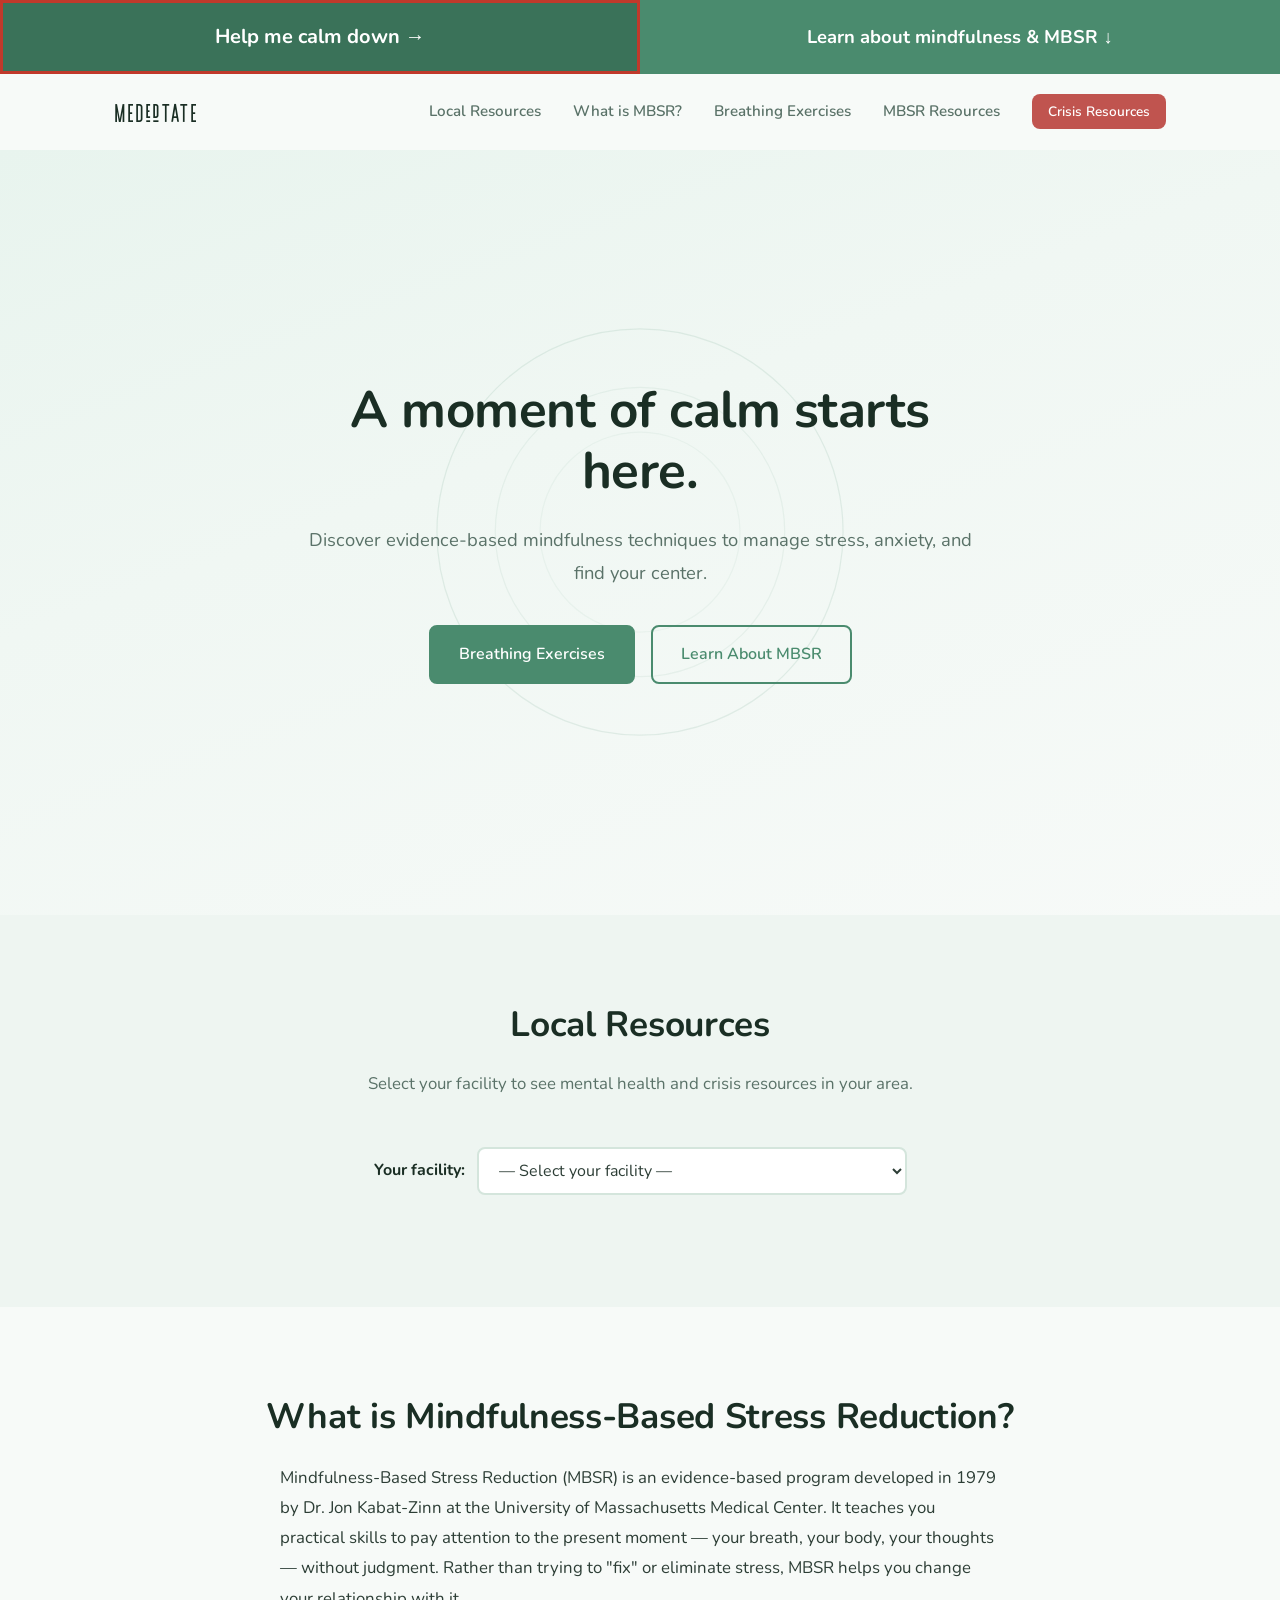
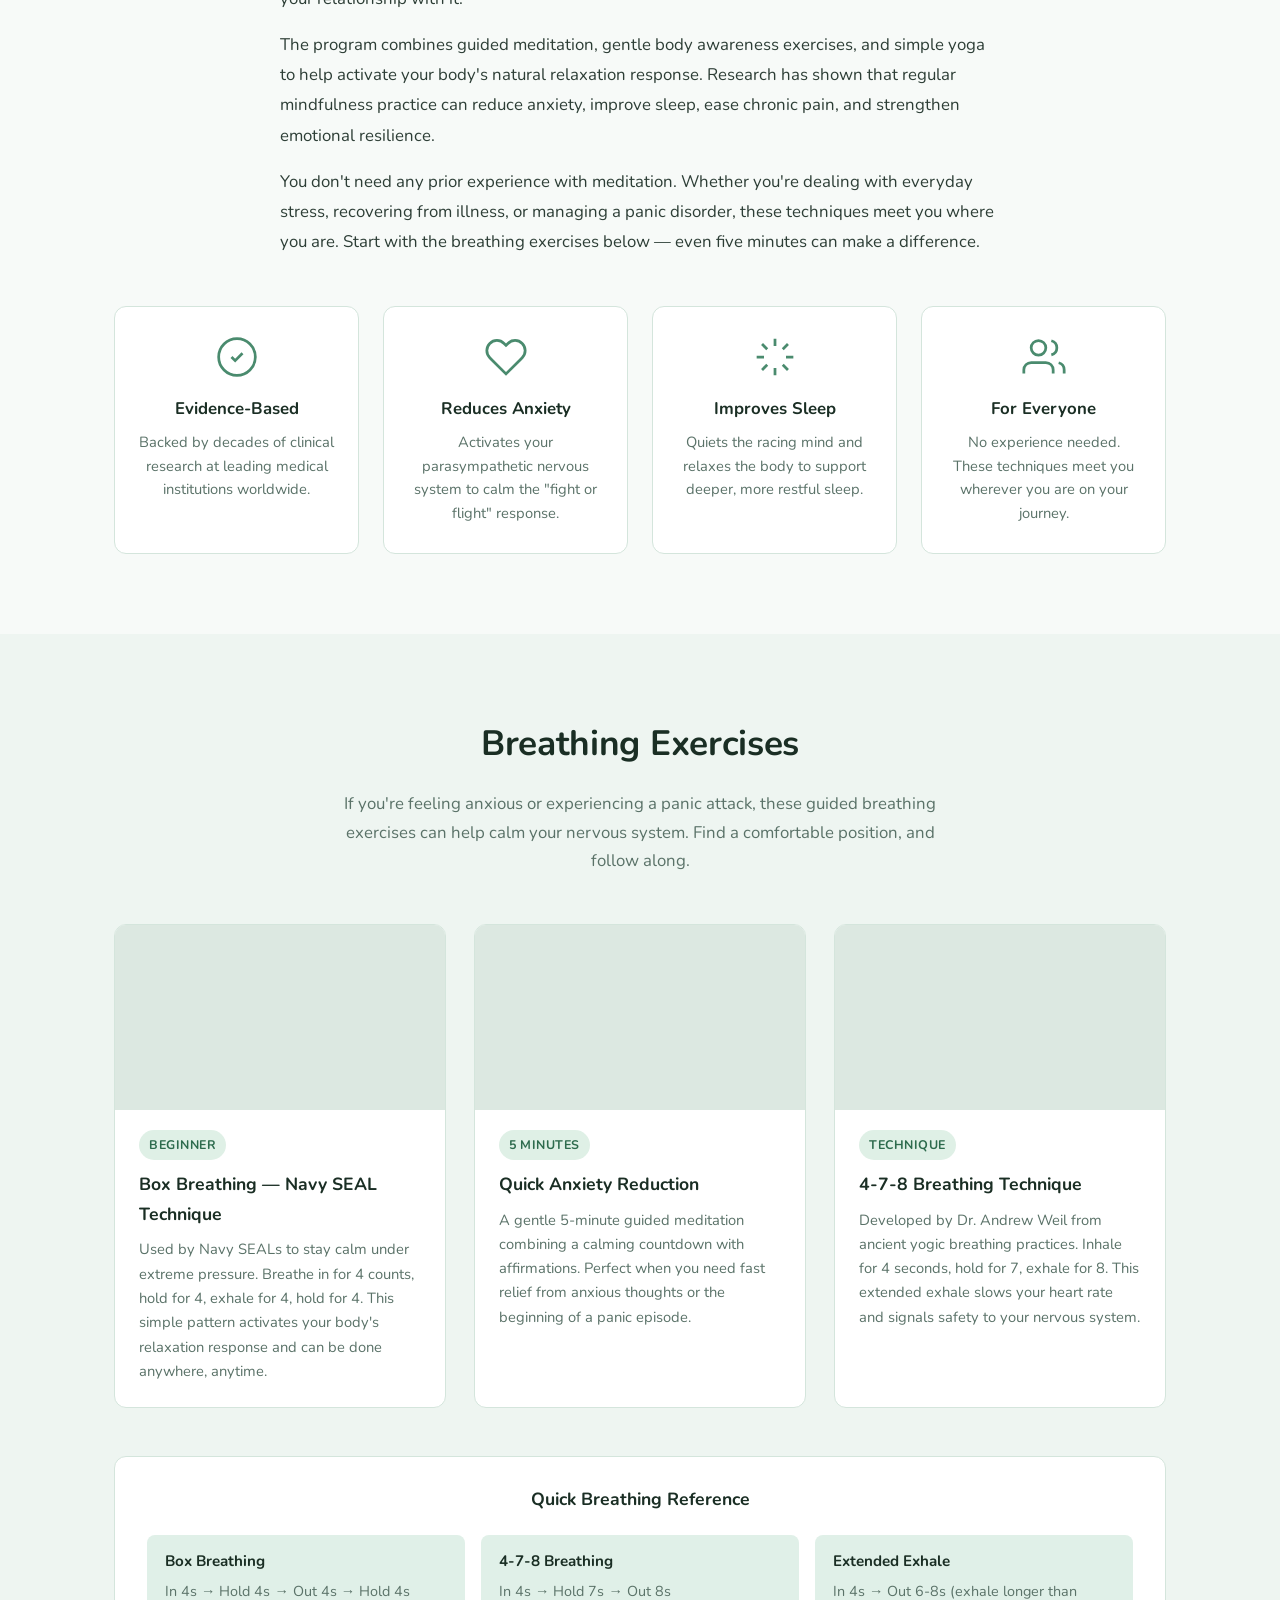
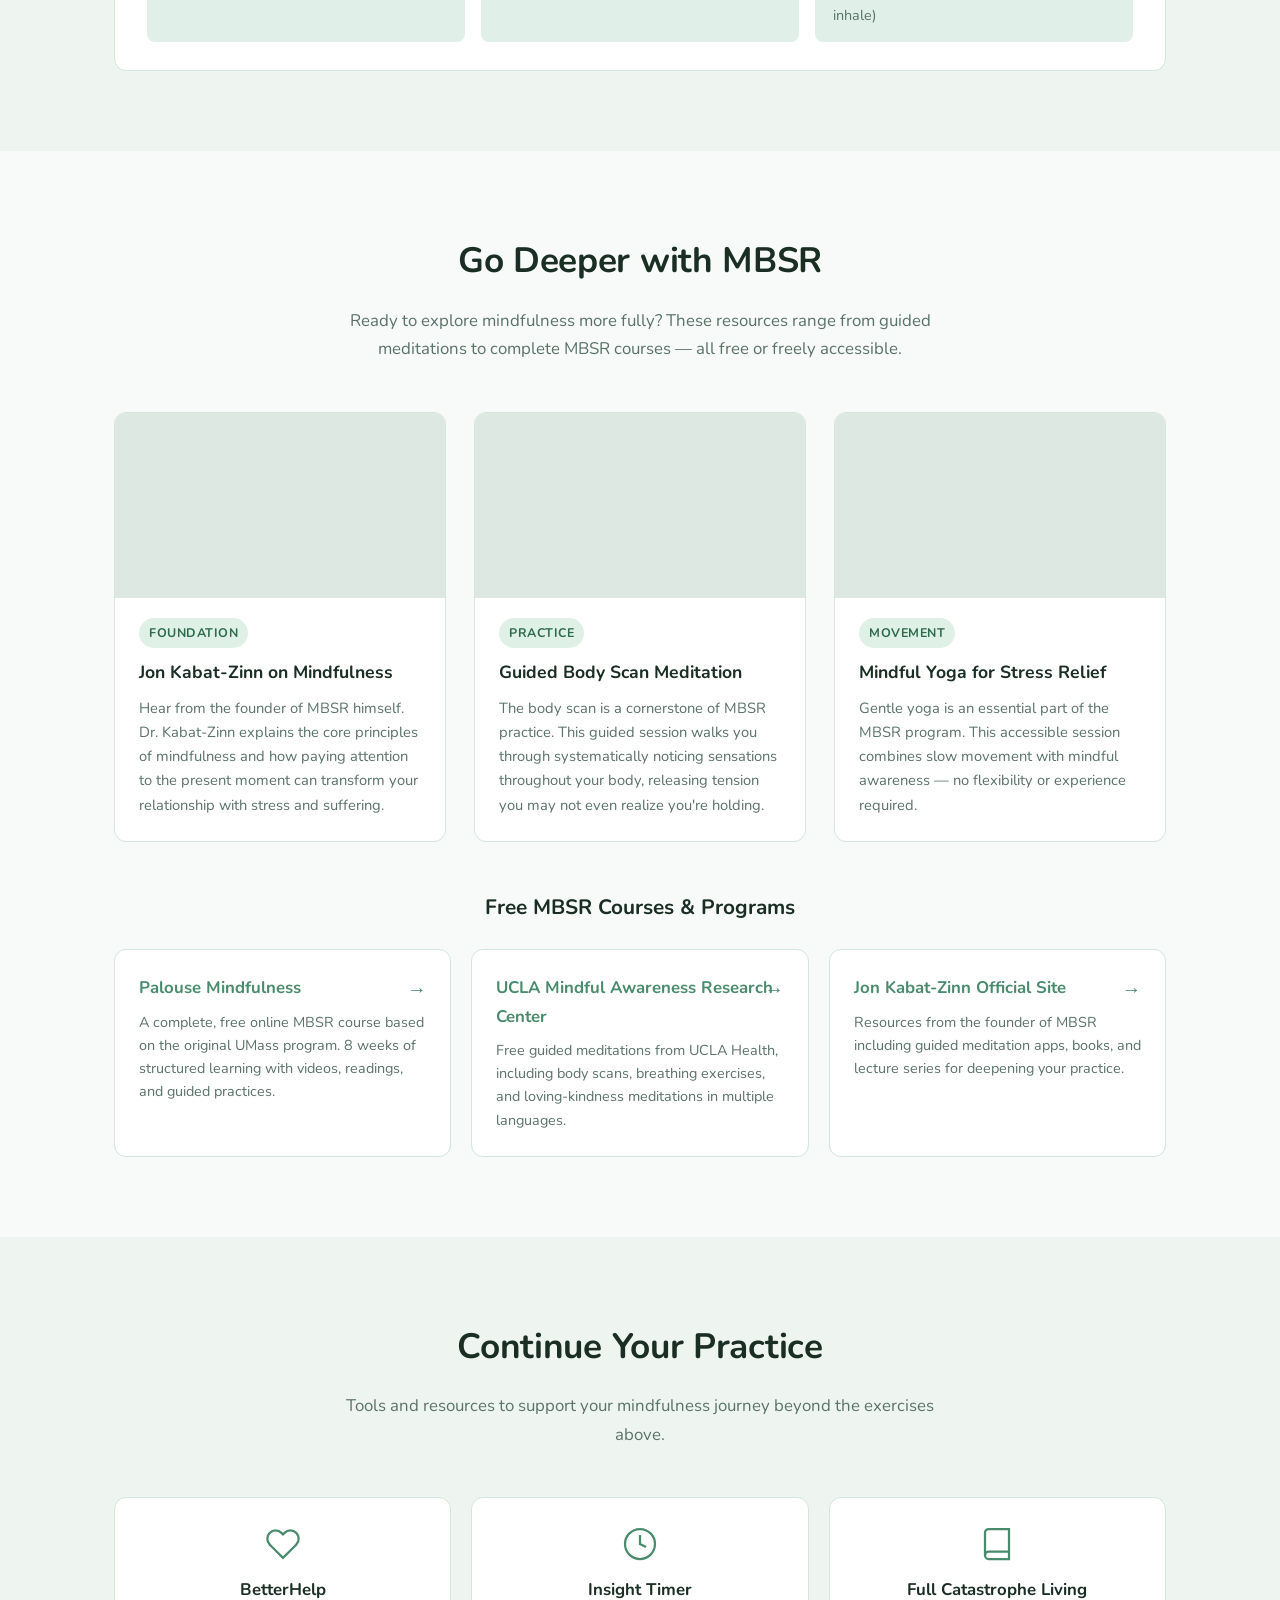
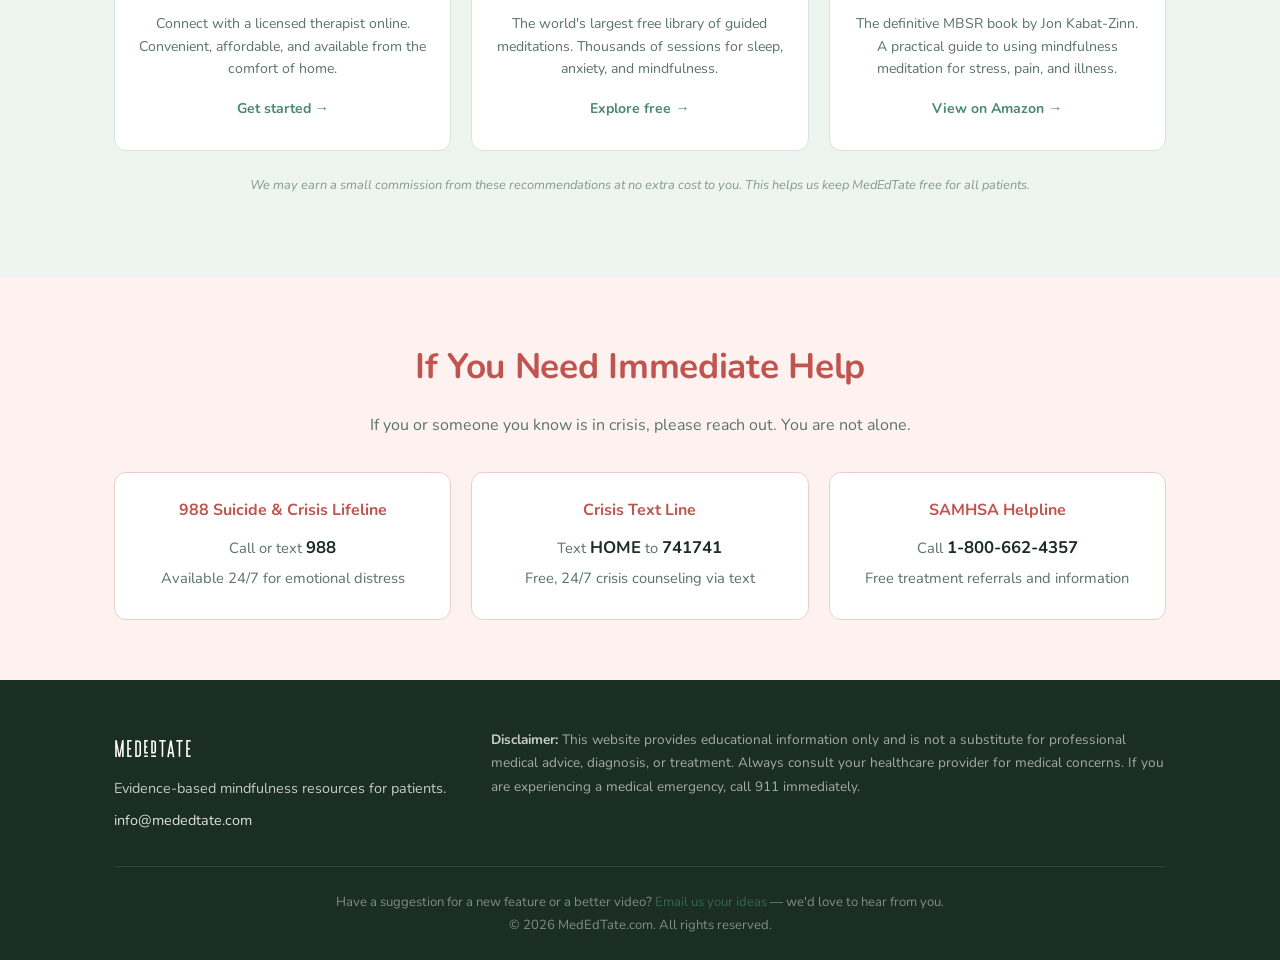
<file: index.html>
<!DOCTYPE html>
<html lang="en">
<head>
  <meta charset="UTF-8">
  <meta name="viewport" content="width=device-width, initial-scale=1.0">
  <title>MedEdTate — Mindfulness-Based Stress Reduction for Patients</title>
  <meta name="description" content="Learn about Mindfulness-Based Stress Reduction (MBSR). Access breathing exercises for anxiety and panic, plus guided mindfulness meditation resources.">
  <link rel="icon" href="favicon.svg" type="image/svg+xml">

  <!-- Open Graph / Social sharing -->
  <meta property="og:type" content="website">
  <meta property="og:url" content="https://mededtate.com">
  <meta property="og:title" content="MedEdTate — A moment of calm starts here.">
  <meta property="og:description" content="One tap. Immediate access to guided breathing exercises for anxiety and panic. No login. No app. No setup. Just relief — right when patients need it most.">
  <meta property="og:image" content="https://mededtate.com/social/og-image-1200x630.png">
  <meta property="og:image:width" content="1200">
  <meta property="og:image:height" content="630">
  <meta property="og:site_name" content="MedEdTate">

  <!-- Twitter Card -->
  <meta name="twitter:card" content="summary_large_image">
  <meta name="twitter:title" content="MedEdTate — A moment of calm starts here.">
  <meta name="twitter:description" content="One tap. Immediate access to guided breathing exercises for anxiety and panic. No login. No app. No setup.">
  <meta name="twitter:image" content="https://mededtate.com/social/og-image-1200x630.png">
  <link rel="preconnect" href="https://fonts.googleapis.com">
  <link rel="preconnect" href="https://fonts.gstatic.com" crossorigin>
  <link href="https://fonts.googleapis.com/css2?family=Nunito:wght@400;600;700&display=swap" rel="stylesheet">
  <link rel="stylesheet" href="style.css">
</head>
<body>

  <!-- Split Hero -->
  <div class="hero-split">
    <a href="/now.html" class="btn-now">Help me calm down &rarr;</a>
    <a href="#local" class="btn-learn">Learn about mindfulness &amp; MBSR &darr;</a>
  </div>

  <!-- Navigation -->
  <nav class="nav" id="nav">
    <div class="nav-inner">
      <a href="#" class="nav-logo">MED<span class="logo-lower">ed</span>TATE</a>
      <button class="nav-toggle" aria-label="Toggle menu" aria-expanded="false">
        <span></span><span></span><span></span>
      </button>
      <ul class="nav-links">
        <li><a href="#local">Local Resources</a></li>
        <li><a href="#about">What is MBSR?</a></li>
        <li><a href="#breathing">Breathing Exercises</a></li>
        <li><a href="#resources">MBSR Resources</a></li>
        <li><a href="#crisis" class="nav-crisis">Crisis Resources</a></li>
      </ul>
    </div>
  </nav>

  <!-- Hero -->
  <header class="hero" id="top">
    <div class="hero-content">
      <h1>A moment of calm starts here.</h1>
      <p class="hero-subtitle">Discover evidence-based mindfulness techniques to manage stress, anxiety, and find your center.</p>
      <div class="hero-actions">
        <a href="#breathing" class="btn btn-primary">Breathing Exercises</a>
        <a href="#about" class="btn btn-secondary">Learn About MBSR</a>
      </div>
    </div>
    <div class="hero-decoration" aria-hidden="true">
      <svg viewBox="0 0 200 200" xmlns="http://www.w3.org/2000/svg">
        <circle cx="100" cy="100" r="80" fill="none" stroke="currentColor" stroke-width="0.5" opacity="0.3">
          <animate attributeName="r" values="75;85;75" dur="6s" repeatCount="indefinite"/>
        </circle>
        <circle cx="100" cy="100" r="60" fill="none" stroke="currentColor" stroke-width="0.5" opacity="0.2">
          <animate attributeName="r" values="55;65;55" dur="6s" repeatCount="indefinite" begin="1s"/>
        </circle>
        <circle cx="100" cy="100" r="40" fill="none" stroke="currentColor" stroke-width="0.5" opacity="0.15">
          <animate attributeName="r" values="35;45;35" dur="6s" repeatCount="indefinite" begin="2s"/>
        </circle>
      </svg>
    </div>
  </header>

  <!-- Local Resources -->
  <section class="section section-alt" id="local">
    <div class="container">
      <h2 class="section-title">Local Resources</h2>
      <p class="section-subtitle">
        Select your facility to see mental health and crisis resources in your area.
      </p>

      <div class="er-selector">
        <label for="er-select">Your facility:</label>
        <select id="er-select">
          <option value="">— Select your facility —</option>
        </select>
      </div>

      <div id="local-resources-container"></div>

      <p class="local-note" id="local-note" style="display:none;">
        Don't see your facility? Ask your care team about getting local resources added to MedEdTate.
      </p>
    </div>
  </section>

  <!-- What is MBSR -->
  <section class="section" id="about">
    <div class="container">
      <h2 class="section-title">What is Mindfulness-Based Stress Reduction?</h2>
      <div class="intro-text">
        <p>
          Mindfulness-Based Stress Reduction (MBSR) is an evidence-based program developed in 1979 by
          Dr. Jon Kabat-Zinn at the University of Massachusetts Medical Center. It teaches you practical
          skills to pay attention to the present moment — your breath, your body, your thoughts — without
          judgment. Rather than trying to "fix" or eliminate stress, MBSR helps you change your relationship
          with it.
        </p>
        <p>
          The program combines guided meditation, gentle body awareness exercises, and simple yoga to help
          activate your body's natural relaxation response. Research has shown that regular mindfulness practice
          can reduce anxiety, improve sleep, ease chronic pain, and strengthen emotional resilience.
        </p>
        <p>
          You don't need any prior experience with meditation. Whether you're dealing with everyday stress,
          recovering from illness, or managing a panic disorder, these techniques meet you where you are.
          Start with the breathing exercises below — even five minutes can make a difference.
        </p>
      </div>

      <div class="benefits-grid">
        <div class="benefit-card">
          <div class="benefit-icon" aria-hidden="true">
            <svg viewBox="0 0 24 24" fill="none" stroke="currentColor" stroke-width="1.5"><path d="M12 22c5.523 0 10-4.477 10-10S17.523 2 12 2 2 6.477 2 12s4.477 10 10 10z"/><path d="M9 12l2 2 4-4"/></svg>
          </div>
          <h3>Evidence-Based</h3>
          <p>Backed by decades of clinical research at leading medical institutions worldwide.</p>
        </div>
        <div class="benefit-card">
          <div class="benefit-icon" aria-hidden="true">
            <svg viewBox="0 0 24 24" fill="none" stroke="currentColor" stroke-width="1.5"><path d="M20.84 4.61a5.5 5.5 0 0 0-7.78 0L12 5.67l-1.06-1.06a5.5 5.5 0 0 0-7.78 7.78l1.06 1.06L12 21.23l7.78-7.78 1.06-1.06a5.5 5.5 0 0 0 0-7.78z"/></svg>
          </div>
          <h3>Reduces Anxiety</h3>
          <p>Activates your parasympathetic nervous system to calm the "fight or flight" response.</p>
        </div>
        <div class="benefit-card">
          <div class="benefit-icon" aria-hidden="true">
            <svg viewBox="0 0 24 24" fill="none" stroke="currentColor" stroke-width="1.5"><path d="M12 2v4M12 18v4M4.93 4.93l2.83 2.83M16.24 16.24l2.83 2.83M2 12h4M18 12h4M4.93 19.07l2.83-2.83M16.24 7.76l2.83-2.83"/></svg>
          </div>
          <h3>Improves Sleep</h3>
          <p>Quiets the racing mind and relaxes the body to support deeper, more restful sleep.</p>
        </div>
        <div class="benefit-card">
          <div class="benefit-icon" aria-hidden="true">
            <svg viewBox="0 0 24 24" fill="none" stroke="currentColor" stroke-width="1.5"><path d="M17 21v-2a4 4 0 0 0-4-4H5a4 4 0 0 0-4 4v2"/><circle cx="9" cy="7" r="4"/><path d="M23 21v-2a4 4 0 0 0-3-3.87M16 3.13a4 4 0 0 1 0 7.75"/></svg>
          </div>
          <h3>For Everyone</h3>
          <p>No experience needed. These techniques meet you wherever you are on your journey.</p>
        </div>
      </div>
    </div>
  </section>

  <!-- Breathing Exercises -->
  <section class="section section-alt" id="breathing">
    <div class="container">
      <h2 class="section-title">Breathing Exercises</h2>
      <p class="section-subtitle">
        If you're feeling anxious or experiencing a panic attack, these guided breathing exercises can help
        calm your nervous system. Find a comfortable position, and follow along.
      </p>

      <div class="video-grid">

        <!-- Box Breathing - Navy SEAL Technique -->
        <div class="video-card">
          <div class="video-embed">
            <iframe
              src="https://www.youtube.com/embed/GZzhk9jEkkI"
              title="Box Breathing Technique - Navy SEAL Method"
              loading="lazy"
              allow="accelerometer; autoplay; clipboard-write; encrypted-media; gyroscope; picture-in-picture"
              allowfullscreen>
            </iframe>
          </div>
          <div class="video-info">
            <span class="video-tag">Beginner</span>
            <h3>Box Breathing — Navy SEAL Technique</h3>
            <p>
              Used by Navy SEALs to stay calm under extreme pressure. Breathe in for 4 counts, hold for 4,
              exhale for 4, hold for 4. This simple pattern activates your body's relaxation response and can
              be done anywhere, anytime.
            </p>
          </div>
        </div>

        <!-- 5-Minute Anxiety Reduction -->
        <div class="video-card">
          <div class="video-embed">
            <iframe
              src="https://www.youtube.com/embed/MR57rug8NsM"
              title="5 Minute Quick Anxiety Reduction - Guided Mindfulness Meditation"
              loading="lazy"
              allow="accelerometer; autoplay; clipboard-write; encrypted-media; gyroscope; picture-in-picture"
              allowfullscreen>
            </iframe>
          </div>
          <div class="video-info">
            <span class="video-tag">5 Minutes</span>
            <h3>Quick Anxiety Reduction</h3>
            <p>
              A gentle 5-minute guided meditation combining a calming countdown with affirmations.
              Perfect when you need fast relief from anxious thoughts or the beginning of a panic episode.
            </p>
          </div>
        </div>

        <!-- 4-7-8 Breathing -->
        <div class="video-card">
          <div class="video-embed">
            <iframe
              src="https://www.youtube.com/embed/gkcBZzRA25g"
              title="4-7-8 Breathing Exercise — 5 Minutes with Counter Timer"
              loading="lazy"
              allow="accelerometer; autoplay; clipboard-write; encrypted-media; gyroscope; picture-in-picture"
              allowfullscreen>
            </iframe>
          </div>
          <div class="video-info">
            <span class="video-tag">Technique</span>
            <h3>4-7-8 Breathing Technique</h3>
            <p>
              Developed by Dr. Andrew Weil from ancient yogic breathing practices. Inhale for 4 seconds,
              hold for 7, exhale for 8. This extended exhale slows your heart rate and signals safety to
              your nervous system.
            </p>
          </div>
        </div>

      </div>

      <!-- Quick Reference Card -->
      <div class="quick-ref">
        <h3>Quick Breathing Reference</h3>
        <div class="quick-ref-grid">
          <div class="quick-ref-item">
            <strong>Box Breathing</strong>
            <span>In 4s &rarr; Hold 4s &rarr; Out 4s &rarr; Hold 4s</span>
          </div>
          <div class="quick-ref-item">
            <strong>4-7-8 Breathing</strong>
            <span>In 4s &rarr; Hold 7s &rarr; Out 8s</span>
          </div>
          <div class="quick-ref-item">
            <strong>Extended Exhale</strong>
            <span>In 4s &rarr; Out 6-8s (exhale longer than inhale)</span>
          </div>
        </div>
      </div>
    </div>
  </section>

  <!-- Advanced MBSR Resources -->
  <section class="section" id="resources">
    <div class="container">
      <h2 class="section-title">Go Deeper with MBSR</h2>
      <p class="section-subtitle">
        Ready to explore mindfulness more fully? These resources range from guided meditations to
        complete MBSR courses — all free or freely accessible.
      </p>

      <div class="video-grid">

        <!-- Jon Kabat-Zinn -->
        <div class="video-card">
          <div class="video-embed">
            <iframe
              src="https://www.youtube.com/embed/2GjZanuXWWk"
              title="10 Minute Guided Mindfulness Meditation — Jon Kabat-Zinn"
              loading="lazy"
              allow="accelerometer; autoplay; clipboard-write; encrypted-media; gyroscope; picture-in-picture"
              allowfullscreen>
            </iframe>
          </div>
          <div class="video-info">
            <span class="video-tag">Foundation</span>
            <h3>Jon Kabat-Zinn on Mindfulness</h3>
            <p>
              Hear from the founder of MBSR himself. Dr. Kabat-Zinn explains the core principles of
              mindfulness and how paying attention to the present moment can transform your relationship
              with stress and suffering.
            </p>
          </div>
        </div>

        <!-- Guided Body Scan -->
        <div class="video-card">
          <div class="video-embed">
            <iframe
              src="https://www.youtube.com/embed/15q-N-_kkrU"
              title="Guided Body Scan Meditation"
              loading="lazy"
              allow="accelerometer; autoplay; clipboard-write; encrypted-media; gyroscope; picture-in-picture"
              allowfullscreen>
            </iframe>
          </div>
          <div class="video-info">
            <span class="video-tag">Practice</span>
            <h3>Guided Body Scan Meditation</h3>
            <p>
              The body scan is a cornerstone of MBSR practice. This guided session walks you through
              systematically noticing sensations throughout your body, releasing tension you may not
              even realize you're holding.
            </p>
          </div>
        </div>

        <!-- Mindful Movement / Yoga -->
        <div class="video-card">
          <div class="video-embed">
            <iframe
              src="https://www.youtube.com/embed/4pLUleLdwY4"
              title="Yoga for Stress Relief and Mindfulness"
              loading="lazy"
              allow="accelerometer; autoplay; clipboard-write; encrypted-media; gyroscope; picture-in-picture"
              allowfullscreen>
            </iframe>
          </div>
          <div class="video-info">
            <span class="video-tag">Movement</span>
            <h3>Mindful Yoga for Stress Relief</h3>
            <p>
              Gentle yoga is an essential part of the MBSR program. This accessible session combines
              slow movement with mindful awareness — no flexibility or experience required.
            </p>
          </div>
        </div>

      </div>

      <!-- External Resources -->
      <div class="resources-links">
        <h3>Free MBSR Courses &amp; Programs</h3>
        <div class="resource-cards">
          <a href="https://palousemindfulness.com/" target="_blank" rel="noopener noreferrer" class="resource-link-card">
            <h4>Palouse Mindfulness</h4>
            <p>A complete, free online MBSR course based on the original UMass program. 8 weeks of structured learning with videos, readings, and guided practices.</p>
            <span class="resource-arrow">&rarr;</span>
          </a>
          <a href="https://www.uclahealth.org/programs/marc/free-guided-meditations" target="_blank" rel="noopener noreferrer" class="resource-link-card">
            <h4>UCLA Mindful Awareness Research Center</h4>
            <p>Free guided meditations from UCLA Health, including body scans, breathing exercises, and loving-kindness meditations in multiple languages.</p>
            <span class="resource-arrow">&rarr;</span>
          </a>
          <a href="https://jonkabat-zinn.com/" target="_blank" rel="noopener noreferrer" class="resource-link-card">
            <h4>Jon Kabat-Zinn Official Site</h4>
            <p>Resources from the founder of MBSR including guided meditation apps, books, and lecture series for deepening your practice.</p>
            <span class="resource-arrow">&rarr;</span>
          </a>
        </div>
      </div>
    </div>
  </section>

  <!-- Continue Your Practice -->
  <section class="section section-alt" id="tools">
    <div class="container">
      <h2 class="section-title">Continue Your Practice</h2>
      <p class="section-subtitle">
        Tools and resources to support your mindfulness journey beyond the exercises above.
      </p>

      <div class="affiliate-grid">

        <a href="https://www.betterhelp.com" target="_blank" rel="noopener noreferrer" class="affiliate-card">
          <div class="affiliate-icon" aria-hidden="true">
            <svg viewBox="0 0 24 24" fill="none" stroke="currentColor" stroke-width="1.5"><path d="M20.84 4.61a5.5 5.5 0 0 0-7.78 0L12 5.67l-1.06-1.06a5.5 5.5 0 0 0-7.78 7.78l1.06 1.06L12 21.23l7.78-7.78 1.06-1.06a5.5 5.5 0 0 0 0-7.78z"/></svg>
          </div>
          <h3>BetterHelp</h3>
          <p>Connect with a licensed therapist online. Convenient, affordable, and available from the comfort of home.</p>
          <span class="affiliate-cta">Get started &rarr;</span>
        </a>

        <a href="https://insighttimer.com" target="_blank" rel="noopener noreferrer" class="affiliate-card">
          <div class="affiliate-icon" aria-hidden="true">
            <svg viewBox="0 0 24 24" fill="none" stroke="currentColor" stroke-width="1.5"><circle cx="12" cy="12" r="10"/><path d="M12 6v6l4 2"/></svg>
          </div>
          <h3>Insight Timer</h3>
          <p>The world's largest free library of guided meditations. Thousands of sessions for sleep, anxiety, and mindfulness.</p>
          <span class="affiliate-cta">Explore free &rarr;</span>
        </a>

        <a href="https://www.amazon.com/Full-Catastrophe-Living-Revised-Illness/dp/0345536932" target="_blank" rel="noopener noreferrer" class="affiliate-card">
          <div class="affiliate-icon" aria-hidden="true">
            <svg viewBox="0 0 24 24" fill="none" stroke="currentColor" stroke-width="1.5"><path d="M4 19.5A2.5 2.5 0 0 1 6.5 17H20"/><path d="M6.5 2H20v20H6.5A2.5 2.5 0 0 1 4 19.5v-15A2.5 2.5 0 0 1 6.5 2z"/></svg>
          </div>
          <h3>Full Catastrophe Living</h3>
          <p>The definitive MBSR book by Jon Kabat-Zinn. A practical guide to using mindfulness meditation for stress, pain, and illness.</p>
          <span class="affiliate-cta">View on Amazon &rarr;</span>
        </a>

      </div>

      <p class="affiliate-disclosure">
        We may earn a small commission from these recommendations at no extra cost to you. This helps us keep MedEdTate free for all patients.
      </p>
    </div>
  </section>

  <!-- Crisis Resources -->
  <section class="section section-crisis" id="crisis">
    <div class="container">
      <h2 class="section-title">If You Need Immediate Help</h2>
      <p>If you or someone you know is in crisis, please reach out. You are not alone.</p>
      <div class="crisis-cards">
        <div class="crisis-card">
          <h3>988 Suicide &amp; Crisis Lifeline</h3>
          <p>Call or text <strong>988</strong></p>
          <p>Available 24/7 for emotional distress</p>
        </div>
        <div class="crisis-card">
          <h3>Crisis Text Line</h3>
          <p>Text <strong>HOME</strong> to <strong>741741</strong></p>
          <p>Free, 24/7 crisis counseling via text</p>
        </div>
        <div class="crisis-card">
          <h3>SAMHSA Helpline</h3>
          <p>Call <strong>1-800-662-4357</strong></p>
          <p>Free treatment referrals and information</p>
        </div>
      </div>
    </div>
  </section>

  <!-- Footer -->
  <footer class="footer">
    <div class="container">
      <div class="footer-content">
        <div class="footer-brand">
          <span class="footer-logo">MED<span class="logo-lower">ed</span>TATE</span>
          <p>Evidence-based mindfulness resources for patients.</p>
          <a href="mailto:info@mededtate.com" class="footer-contact">info@mededtate.com</a>
        </div>
        <div class="footer-disclaimer">
          <p>
            <strong>Disclaimer:</strong> This website provides educational information only and is not a
            substitute for professional medical advice, diagnosis, or treatment. Always consult your
            healthcare provider for medical concerns. If you are experiencing a medical emergency,
            call 911 immediately.
          </p>
        </div>
      </div>
      <div class="footer-bottom">
        <p>Have a suggestion for a new feature or a better video? <a href="mailto:info@mededtate.com">Email us your ideas</a> &mdash; we'd love to hear from you.</p>
        <p>&copy; 2026 MedEdTate.com. All rights reserved.</p>
      </div>
    </div>
  </footer>

  <script>
    // Smooth scroll for anchor links
    document.querySelectorAll('a[href^="#"]').forEach(anchor => {
      anchor.addEventListener('click', function (e) {
        e.preventDefault();
        const target = document.querySelector(this.getAttribute('href'));
        if (target) {
          target.scrollIntoView({ behavior: 'smooth', block: 'start' });
          document.querySelector('.nav-links').classList.remove('active');
          document.querySelector('.nav-toggle').setAttribute('aria-expanded', 'false');
        }
      });
    });

    // Mobile menu toggle
    const navToggle = document.querySelector('.nav-toggle');
    const navLinks = document.querySelector('.nav-links');
    navToggle.addEventListener('click', () => {
      const expanded = navToggle.getAttribute('aria-expanded') === 'true';
      navToggle.setAttribute('aria-expanded', !expanded);
      navLinks.classList.toggle('active');
    });

    // Navbar background on scroll + hero-split collapse
    const nav = document.getElementById('nav');
    const heroSplit = document.querySelector('.hero-split');
    window.addEventListener('scroll', () => {
      const scrolled = window.scrollY > 50;
      nav.classList.toggle('scrolled', scrolled);
      if (heroSplit) heroSplit.classList.toggle('scrolled', scrolled);
    });

    // === Local Resources ===
    const erSelect = document.getElementById('er-select');
    const container = document.getElementById('local-resources-container');
    const localNote = document.getElementById('local-note');

    const typeLabels = {
      crisis: 'Crisis',
      counseling: 'Counseling',
      support: 'Support',
      medical: 'Medical',
      peer: 'Peer Support'
    };

    function renderResources(data) {
      container.innerHTML = '<h3 class="local-er-name">' +
        data.name + ' <span class="local-er-location">' + data.location + '</span></h3>' +
        '<div class="local-cards">' +
        data.resources.map(function(r) {
          var typeLabel = typeLabels[r.type] || r.type;
          var card = '<div class="local-resource-card">' +
            '<span class="local-tag local-tag-' + r.type + '">' + typeLabel + '</span>' +
            '<h4>' + r.name + '</h4>' +
            '<p>' + r.description + '</p>';
          if (r.phone) {
            card += '<a href="tel:' + r.phone.replace(/[^0-9+]/g, '') + '" class="local-phone">' + r.phone + '</a>';
          }
          if (r.url) {
            card += '<a href="' + r.url + '" target="_blank" rel="noopener noreferrer" class="local-link">Visit website &rarr;</a>';
          }
          card += '</div>';
          return card;
        }).join('') +
        '</div>';
    }

    function loadER(id, scrollTo) {
      if (!id) {
        container.innerHTML = '';
        localNote.style.display = 'none';
        return;
      }
      fetch('data/' + id + '.json')
        .then(function(res) { return res.json(); })
        .then(function(data) {
          renderResources(data);
          localNote.style.display = 'block';
          localStorage.setItem('mededtate-er', id);
          if (scrollTo) {
            document.getElementById('local').scrollIntoView({ behavior: 'smooth', block: 'start' });
          }
        })
        .catch(function() {
          container.innerHTML = '<p class="local-error">Unable to load resources. Please try again.</p>';
        });
    }

    // Populate dropdown from index
    fetch('data/index.json')
      .then(function(res) { return res.json(); })
      .then(function(facilities) {
        facilities.forEach(function(f) {
          var opt = document.createElement('option');
          opt.value = f.id;
          opt.textContent = f.name + ' — ' + f.location;
          erSelect.appendChild(opt);
        });

        // Check URL param first, then localStorage
        var params = new URLSearchParams(window.location.search);
        var erParam = params.get('er');
        var saved = localStorage.getItem('mededtate-er');
        var initial = erParam || saved || '';

        if (initial && erSelect.querySelector('option[value="' + initial + '"]')) {
          erSelect.value = initial;
          loadER(initial, !!erParam);
        }
      })
      .catch(function() {});

    erSelect.addEventListener('change', function() {
      loadER(this.value);
    });
  </script>

</body>
</html>
</file>
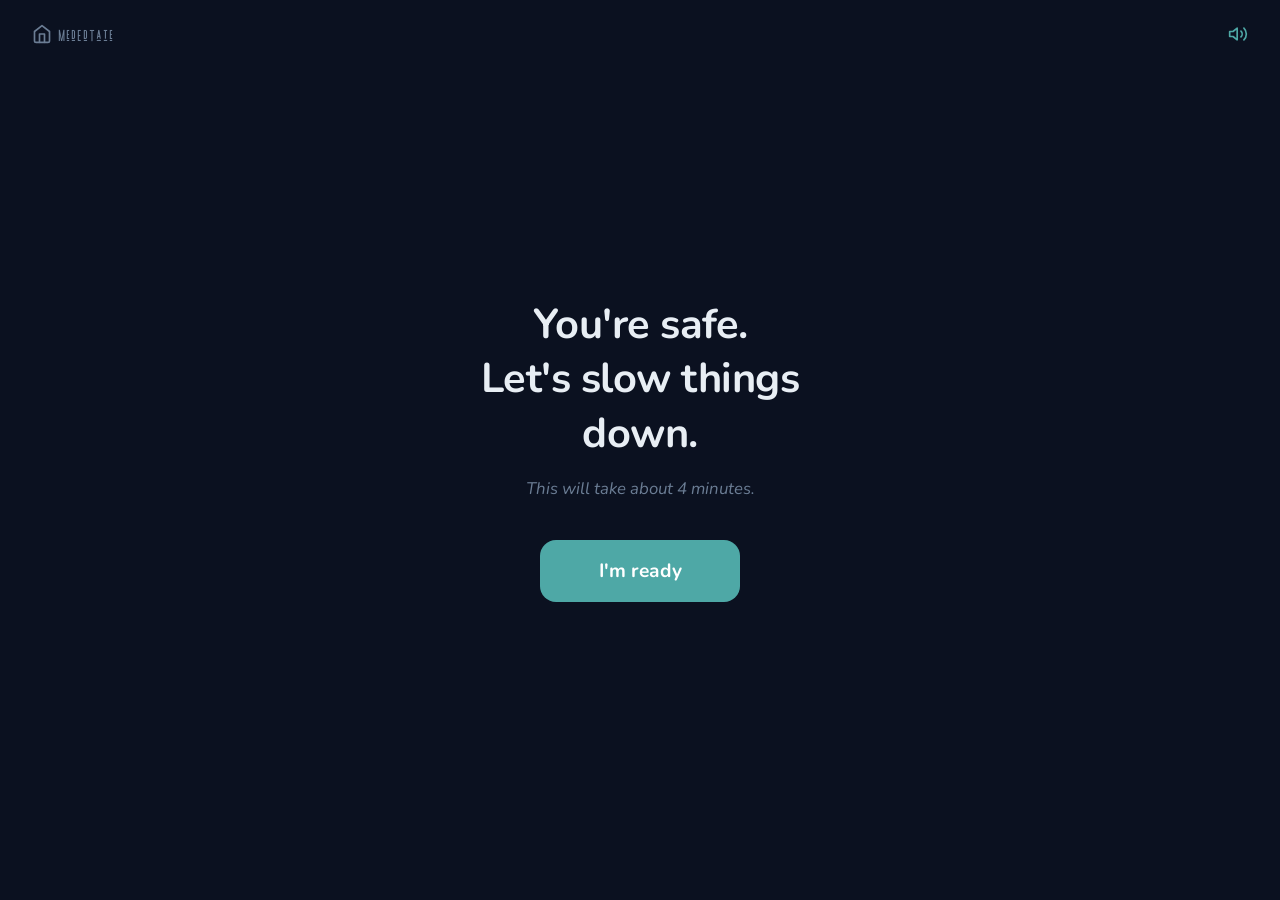
<file: now.html>
<!DOCTYPE html>
<html lang="en">
<head>
  <meta charset="UTF-8">
  <meta name="viewport" content="width=device-width, initial-scale=1.0, user-scalable=no">
  <title>MedEdTate — Calm Down Tool</title>
  <meta name="description" content="Guided breathing, grounding, and body scan exercises for acute anxiety and panic attacks in the emergency department.">
  <link rel="icon" href="favicon.svg" type="image/svg+xml">
  <link rel="preconnect" href="https://fonts.googleapis.com">
  <link rel="preconnect" href="https://fonts.gstatic.com" crossorigin>
  <link href="https://fonts.googleapis.com/css2?family=Nunito:wght@400;600;700&display=swap" rel="stylesheet">
  <link rel="stylesheet" href="now.css">
</head>
<body>

  <!-- Top Nav -->
  <nav class="now-nav" id="now-nav">
    <a href="/index.html" class="now-nav-home" aria-label="Back to MedEdTate home">
      <svg width="20" height="20" viewBox="0 0 24 24" fill="none" stroke="currentColor" stroke-width="2" stroke-linecap="round" stroke-linejoin="round"><path d="M3 9l9-7 9 7v11a2 2 0 0 1-2 2H5a2 2 0 0 1-2-2z"/><polyline points="9 22 9 12 15 12 15 22"/></svg>
      <span>MedEdTate</span>
    </a>
    <div class="now-nav-right">
      <button class="now-nav-sound active" id="btn-sound" aria-label="Toggle voice guide">
        <svg id="icon-sound-on" width="20" height="20" viewBox="0 0 24 24" fill="none" stroke="currentColor" stroke-width="2" stroke-linecap="round" stroke-linejoin="round"><polygon points="11 5 6 9 2 9 2 15 6 15 11 19 11 5"/><path d="M19.07 4.93a10 10 0 0 1 0 14.14"/><path d="M15.54 8.46a5 5 0 0 1 0 7.07"/></svg>
        <svg id="icon-sound-off" width="20" height="20" viewBox="0 0 24 24" fill="none" stroke="currentColor" stroke-width="2" stroke-linecap="round" stroke-linejoin="round" style="display:none;"><polygon points="11 5 6 9 2 9 2 15 6 15 11 19 11 5"/><line x1="23" y1="9" x2="17" y2="15"/><line x1="17" y1="9" x2="23" y2="15"/></svg>
      </button>
      <button class="now-nav-back" id="btn-back" aria-label="Go back" style="display:none;">
        <svg width="20" height="20" viewBox="0 0 24 24" fill="none" stroke="currentColor" stroke-width="2" stroke-linecap="round" stroke-linejoin="round"><polyline points="15 18 9 12 15 6"/></svg>
        <span>Back</span>
      </button>
    </div>
  </nav>

  <!-- Phase 0: Entry -->
  <section id="phase-entry" class="phase active">
    <div class="phase-center">
      <h1 class="entry-title">You're safe.<br>Let's slow things down.</h1>
      <p class="entry-sub">This will take about 4 minutes.</p>
      <button class="btn-ready" id="btn-ready">I'm ready</button>
    </div>
  </section>

  <!-- Phase 1: Mode Select -->
  <section id="phase-select" class="phase">
    <div class="phase-center">
      <div class="mode-cards">
        <button class="mode-card" data-mode="calm">
          <span class="mode-icon" aria-hidden="true">&#x1F32C;&#xFE0F;</span>
          <span class="mode-label">Calm Breath</span>
          <span class="mode-sub">Deep slow breathing</span>
        </button>
        <button class="mode-card" data-mode="breathe">
          <span class="mode-icon" aria-hidden="true">&#x1FAC1;</span>
          <span class="mode-label">Box Breathe</span>
          <span class="mode-sub">Slow your body down</span>
        </button>
        <button class="mode-card" data-mode="ground">
          <span class="mode-icon" aria-hidden="true">&#x1F33F;</span>
          <span class="mode-label">Ground</span>
          <span class="mode-sub">Connect to right now</span>
        </button>
        <button class="mode-card" data-mode="scan">
          <span class="mode-icon" aria-hidden="true">&#x1F9D8;</span>
          <span class="mode-label">Body Scan</span>
          <span class="mode-sub">Release physical tension</span>
        </button>
      </div>
    </div>
  </section>

  <!-- Phase 2A-calm: Calm Breath (4-7-8) -->
  <section id="phase-calm" class="phase">
    <div class="phase-center">
      <div class="breath-progress-bar"><div class="breath-progress-fill" id="calm-progress"></div></div>
      <div class="breath-circle" id="calm-circle">
        <span class="breath-label" id="calm-label">Inhale</span>
        <span class="breath-count" id="calm-count">4</span>
      </div>
      <p class="breath-round" id="calm-round">Round 1 of 4</p>
    </div>
  </section>

  <!-- Phase 2A-box: Box Breathing -->
  <section id="phase-breathe" class="phase">
    <div class="phase-center">
      <div class="breath-progress-bar"><div class="breath-progress-fill" id="breath-progress"></div></div>
      <div class="breath-circle" id="breath-circle">
        <span class="breath-label" id="breath-label">Inhale</span>
        <span class="breath-count" id="breath-count">4</span>
      </div>
      <p class="breath-round" id="breath-round">Round 1 of 5</p>
    </div>
  </section>

  <!-- Phase 2B: Grounding -->
  <section id="phase-ground" class="phase">
    <div class="phase-center">
      <p class="ground-prompt" id="ground-prompt"></p>
      <div class="ground-dots" id="ground-dots"></div>
    </div>
  </section>

  <!-- Phase 2C: Body Scan -->
  <section id="phase-scan" class="phase">
    <div class="phase-center">
      <div class="scan-container">
        <svg class="scan-body" viewBox="0 0 200 500" xmlns="http://www.w3.org/2000/svg" aria-hidden="true">
          <!-- Head -->
          <ellipse class="body-part" data-region="face" cx="100" cy="45" rx="28" ry="32"/>
          <!-- Neck -->
          <rect class="body-part" data-region="face" x="90" y="75" width="20" height="18" rx="4"/>
          <!-- Shoulders -->
          <path class="body-part" data-region="shoulders" d="M60 95 Q100 82 140 95 Q142 102 140 110 Q100 100 60 110 Q58 102 60 95 Z"/>
          <!-- Torso upper (chest) -->
          <path class="body-part" data-region="chest" d="M60 110 Q56 155 60 200 Q100 212 140 200 Q144 155 140 110 Q100 100 60 110 Z"/>
          <!-- Torso lower (abdomen) -->
          <path class="body-part" data-region="abdomen" d="M60 200 Q60 240 65 280 Q100 292 135 280 Q140 240 140 200 Q100 212 60 200 Z"/>
          <!-- Left arm (curved outer + inner edges) -->
          <path class="body-part" data-region="shoulders" d="M60 95 Q45 95 35 100 Q22 145 20 200 Q25 208 30 205 Q40 155 45 115 Q52 110 60 110 Z" />
          <!-- Right arm -->
          <path class="body-part" data-region="shoulders" d="M140 95 Q155 95 165 100 Q178 145 180 200 Q175 208 170 205 Q160 155 155 115 Q148 110 140 110 Z" />
          <!-- Left leg -->
          <path class="body-part" data-region="legs" d="M65 280 Q58 340 60 400 Q56 415 55 430 Q67 434 80 430 Q78 415 75 400 Q90 340 100 285 Q82 290 65 280 Z"/>
          <!-- Right leg -->
          <path class="body-part" data-region="legs" d="M135 280 Q142 340 140 400 Q144 415 145 430 Q133 434 120 430 Q122 415 125 400 Q110 340 100 285 Q118 290 135 280 Z"/>
          <!-- Left foot -->
          <path class="body-part" data-region="feet" d="M55 430 Q48 445 45 465 Q65 470 85 465 Q82 445 80 430 Q67 434 55 430 Z"/>
          <!-- Right foot -->
          <path class="body-part" data-region="feet" d="M145 430 Q152 445 155 465 Q135 470 115 465 Q118 445 120 430 Q133 434 145 430 Z"/>
        </svg>
        <p class="scan-instruction" id="scan-instruction"></p>
      </div>
    </div>
  </section>

  <!-- Phase 3: Closing Check-in -->
  <section id="phase-checkin" class="phase">
    <div class="phase-center">
      <h2 class="checkin-title">How are you feeling now?</h2>
      <div class="checkin-emojis" id="checkin-emojis">
        <button class="checkin-emoji" data-level="1" aria-label="Very anxious">&#x1F630;</button>
        <button class="checkin-emoji" data-level="2" aria-label="Anxious">&#x1F61F;</button>
        <button class="checkin-emoji" data-level="3" aria-label="Okay">&#x1F610;</button>
        <button class="checkin-emoji" data-level="4" aria-label="Better">&#x1F60C;</button>
        <button class="checkin-emoji" data-level="5" aria-label="Calm">&#x1F60A;</button>
      </div>
      <p class="checkin-response" id="checkin-response"></p>
      <button class="btn-another" id="btn-another" style="display:none;">Try another</button>
      <p class="checkin-nurse" id="checkin-nurse" style="display:none;">Tell your nurse how you're feeling.</p>
    </div>
  </section>

  <script src="now.js"></script>

</body>
</html>
</file>
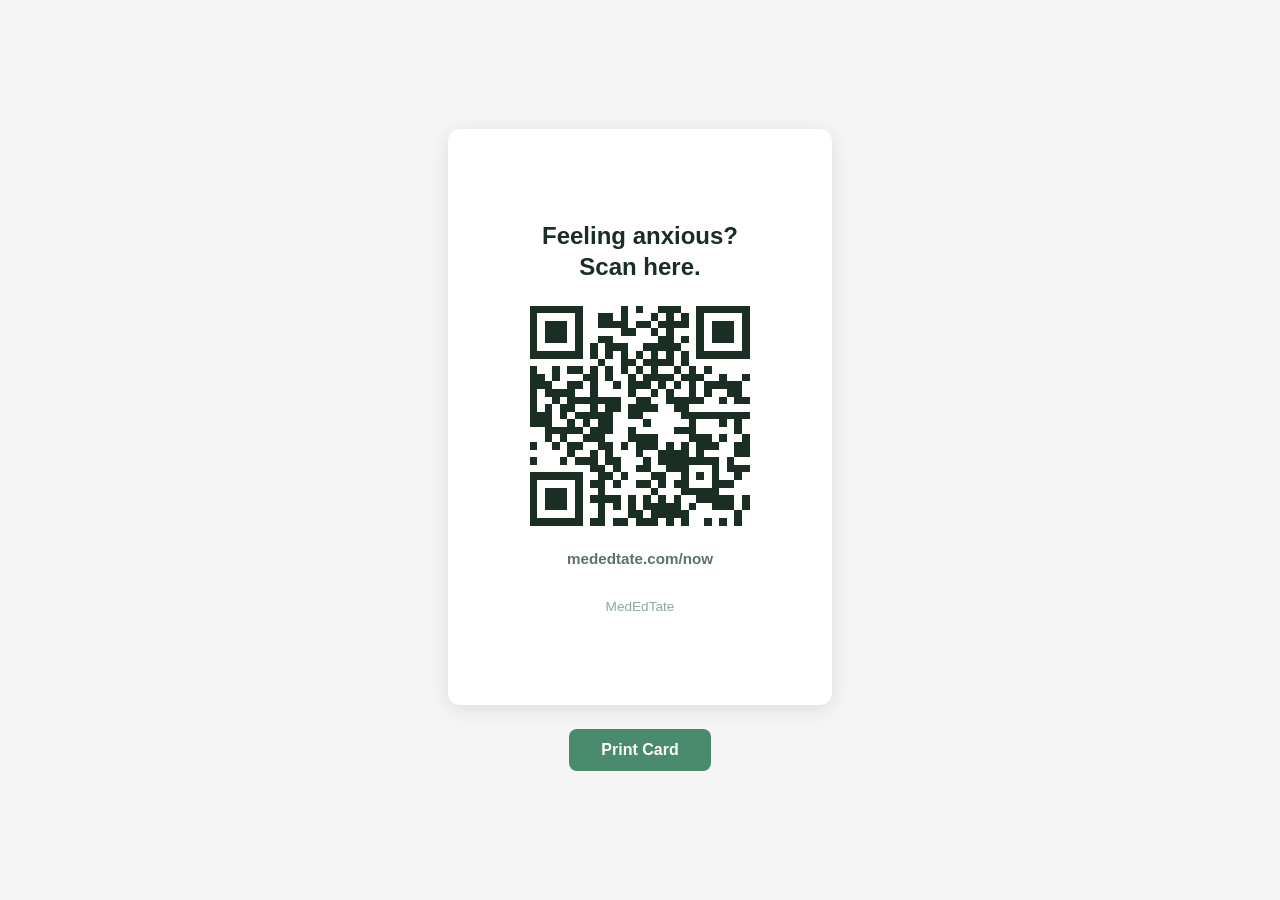
<file: qr.html>
<!DOCTYPE html>
<html lang="en">
<head>
  <meta charset="UTF-8">
  <meta name="viewport" content="width=device-width, initial-scale=1.0">
  <title>MedEdTate — QR Code Card</title>
  <link rel="icon" href="favicon.svg" type="image/svg+xml">
  <style>
    *, *::before, *::after { box-sizing: border-box; margin: 0; padding: 0; }

    body {
      font-family: 'Nunito', -apple-system, BlinkMacSystemFont, 'Segoe UI', sans-serif;
      background: #f5f5f5;
      display: flex;
      flex-direction: column;
      align-items: center;
      justify-content: center;
      min-height: 100vh;
      padding: 24px;
    }

    .card {
      width: 4in;
      height: 6in;
      background: #fff;
      border-radius: 12px;
      box-shadow: 0 4px 20px rgba(0,0,0,0.1);
      display: flex;
      flex-direction: column;
      align-items: center;
      justify-content: center;
      padding: 40px 32px;
      text-align: center;
      gap: 24px;
    }

    .card-label {
      font-size: 1.5rem;
      font-weight: 700;
      color: #1a2e24;
      line-height: 1.3;
    }

    #qrcode {
      display: flex;
      align-items: center;
      justify-content: center;
    }

    #qrcode canvas,
    #qrcode img {
      width: 220px !important;
      height: 220px !important;
    }

    .card-url {
      font-size: 0.95rem;
      color: #5a7268;
      font-weight: 600;
    }

    .card-brand {
      font-size: 0.85rem;
      color: #8fa89d;
      margin-top: 8px;
    }

    .btn-print {
      margin-top: 24px;
      font-family: inherit;
      font-size: 1rem;
      font-weight: 700;
      padding: 12px 32px;
      border: none;
      border-radius: 8px;
      background: #4a8b6e;
      color: #fff;
      cursor: pointer;
      transition: background 0.2s ease;
    }

    .btn-print:hover {
      background: #3a7259;
    }

    @media print {
      body {
        background: #fff;
        padding: 0;
      }

      .btn-print {
        display: none !important;
      }

      .card {
        box-shadow: none;
        border-radius: 0;
        width: 4in;
        height: 6in;
        page-break-inside: avoid;
      }
    }
  </style>
</head>
<body>

  <div class="card">
    <p class="card-label">Feeling anxious?<br>Scan here.</p>
    <div id="qrcode"></div>
    <p class="card-url">mededtate.com/now</p>
    <p class="card-brand">MedEdTate</p>
  </div>

  <button class="btn-print" onclick="window.print()">Print Card</button>

  <script src="qrcode.min.js"></script>
  <script>
    new QRCode(document.getElementById('qrcode'), {
      text: 'https://mededtate.com/now',
      width: 220,
      height: 220,
      colorDark: '#1a2e24',
      colorLight: '#ffffff',
      correctLevel: QRCode.CorrectLevel.M
    });
  </script>

</body>
</html>
</file>
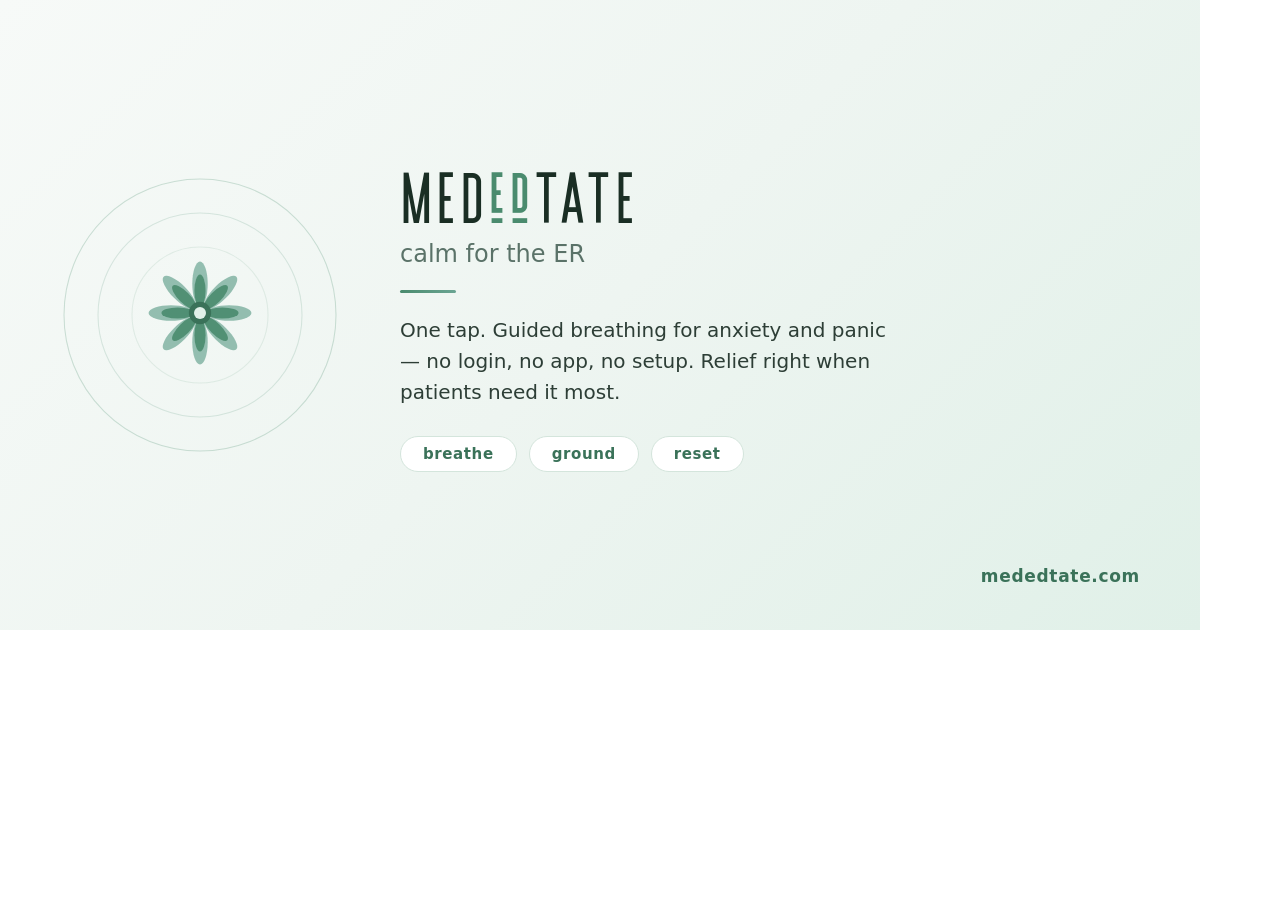
<file: social/og-image-gen.html>
<!DOCTYPE html>
<html>
<head>
  <meta charset="UTF-8">
  <style>
    @font-face {
      font-family: 'Knoxville';
      src: url('../fonts/Knoxville-Regular.otf') format('opentype'),
           url('../fonts/Knoxville-Regular.ttf') format('truetype');
    }
    * { margin: 0; padding: 0; box-sizing: border-box; }
    html, body { width: 1200px; height: 630px; overflow: hidden; }

    table {
      width: 1200px;
      height: 630px;
      border-collapse: collapse;
      background: linear-gradient(135deg, #f7faf8 0%, #eef5f1 50%, #e0f0e8 100%);
    }
    .main-row { height: 574px; }
    .lotus-cell {
      width: 400px;
      text-align: center;
      vertical-align: middle;
      position: relative;
    }
    .content-cell {
      vertical-align: middle;
      padding-right: 72px;
    }
    .url-cell {
      width: 200px;
      vertical-align: bottom;
      padding-right: 60px;
      padding-bottom: 44px;
      text-align: right;
    }

    .brand {
      font-family: 'Knoxville', serif;
      font-size: 72px;
      font-weight: normal;
      letter-spacing: 0.04em;
      color: #1a2e24;
      line-height: 1;
      margin-bottom: 10px;
    }
    .brand span { color: #4a8b6e; }
    .tagline {
      font-family: 'Nunito', 'Segoe UI', system-ui, sans-serif;
      font-size: 24px;
      color: #5a7268;
      margin-bottom: 22px;
    }
    .divider {
      width: 56px;
      height: 3px;
      background: linear-gradient(90deg, #4a8b6e, #6ba593);
      border-radius: 2px;
      margin-bottom: 22px;
    }
    .description {
      font-family: 'Nunito', 'Segoe UI', system-ui, sans-serif;
      font-size: 20px;
      color: #2d3e36;
      line-height: 1.55;
      max-width: 540px;
      margin-bottom: 28px;
    }
    .pills { display: flex; gap: 12px; font-family: 'Nunito', 'Segoe UI', system-ui, sans-serif; }
    .pill {
      padding: 8px 22px;
      border-radius: 100px;
      background: #fff;
      border: 1.5px solid #d4e5dc;
      color: #3a7259;
      font-size: 15px;
      font-weight: 600;
      letter-spacing: 0.04em;
    }
    .url {
      font-family: 'Nunito', 'Segoe UI', system-ui, sans-serif;
      font-size: 17px;
      color: #3a7259;
      letter-spacing: 0.04em;
      font-weight: 700;
    }
  </style>
</head>
<body>
<table>
  <tr class="main-row" style="height:630px;">
    <td class="lotus-cell">
      <svg style="position:absolute;width:340px;height:340px;top:50%;left:50%;transform:translate(-50%,-50%);" viewBox="0 0 200 200">
        <circle cx="100" cy="100" r="80" fill="none" stroke="#4a8b6e" stroke-width="0.6" opacity="0.25"/>
        <circle cx="100" cy="100" r="60" fill="none" stroke="#4a8b6e" stroke-width="0.6" opacity="0.18"/>
        <circle cx="100" cy="100" r="40" fill="none" stroke="#4a8b6e" stroke-width="0.6" opacity="0.12"/>
      </svg>
      <svg style="position:relative;z-index:2;width:120px;height:120px;" viewBox="0 0 140 140" fill="none">
        <ellipse cx="70" cy="36" rx="9" ry="26" fill="#6ba593" opacity="0.7" transform="rotate(0 70 70)"/>
        <ellipse cx="70" cy="36" rx="9" ry="26" fill="#6ba593" opacity="0.7" transform="rotate(45 70 70)"/>
        <ellipse cx="70" cy="36" rx="9" ry="26" fill="#6ba593" opacity="0.7" transform="rotate(90 70 70)"/>
        <ellipse cx="70" cy="36" rx="9" ry="26" fill="#6ba593" opacity="0.7" transform="rotate(135 70 70)"/>
        <ellipse cx="70" cy="36" rx="9" ry="26" fill="#6ba593" opacity="0.7" transform="rotate(180 70 70)"/>
        <ellipse cx="70" cy="36" rx="9" ry="26" fill="#6ba593" opacity="0.7" transform="rotate(225 70 70)"/>
        <ellipse cx="70" cy="36" rx="9" ry="26" fill="#6ba593" opacity="0.7" transform="rotate(270 70 70)"/>
        <ellipse cx="70" cy="36" rx="9" ry="26" fill="#6ba593" opacity="0.7" transform="rotate(315 70 70)"/>
        <ellipse cx="70" cy="44" rx="6.5" ry="19" fill="#4a8b6e" opacity="0.9" transform="rotate(0 70 70)"/>
        <ellipse cx="70" cy="44" rx="6.5" ry="19" fill="#4a8b6e" opacity="0.9" transform="rotate(45 70 70)"/>
        <ellipse cx="70" cy="44" rx="6.5" ry="19" fill="#4a8b6e" opacity="0.9" transform="rotate(90 70 70)"/>
        <ellipse cx="70" cy="44" rx="6.5" ry="19" fill="#4a8b6e" opacity="0.9" transform="rotate(135 70 70)"/>
        <ellipse cx="70" cy="44" rx="6.5" ry="19" fill="#4a8b6e" opacity="0.9" transform="rotate(180 70 70)"/>
        <ellipse cx="70" cy="44" rx="6.5" ry="19" fill="#4a8b6e" opacity="0.9" transform="rotate(225 70 70)"/>
        <ellipse cx="70" cy="44" rx="6.5" ry="19" fill="#4a8b6e" opacity="0.9" transform="rotate(270 70 70)"/>
        <ellipse cx="70" cy="44" rx="6.5" ry="19" fill="#4a8b6e" opacity="0.9" transform="rotate(315 70 70)"/>
        <circle cx="70" cy="70" r="13" fill="#3a7259"/>
        <circle cx="70" cy="70" r="7" fill="#e0f0e8"/>
      </svg>
    </td>
    <td class="content-cell">
      <div class="brand">MED<span>ed</span>TATE</div>
      <div class="tagline">calm for the ER</div>
      <div class="divider"></div>
      <div class="description">One tap. Guided breathing for anxiety and panic — no login, no app, no setup. Relief right when patients need it most.</div>
      <div class="pills">
        <div class="pill">breathe</div>
        <div class="pill">ground</div>
        <div class="pill">reset</div>
      </div>
    </td>
    <td class="url-cell">
      <span class="url">mededtate.com</span>
    </td>
  </tr>
</table>
</body>
</html>
</file>
<file: style.css>
/* ===== Knoxville Font ===== */
@font-face {
  font-family: 'Knoxville';
  src: url('fonts/Knoxville-Regular.otf') format('opentype'),
       url('fonts/Knoxville-Regular.ttf') format('truetype');
  font-weight: 400;
  font-style: normal;
  font-display: swap;
}

/* ===== Variables & Reset ===== */
:root {
  --color-bg: #f7faf8;
  --color-bg-alt: #eef5f1;
  --color-text: #2d3e36;
  --color-text-light: #5a7268;
  --color-heading: #1a2e24;
  --color-primary: #4a8b6e;
  --color-primary-dark: #3a7259;
  --color-primary-light: #e0f0e8;
  --color-accent: #6ba593;
  --color-white: #ffffff;
  --color-crisis: #c0544f;
  --color-crisis-bg: #fef2f1;
  --color-card-border: #d4e5dc;
  --color-tag-bg: #dff0e6;
  --color-tag-text: #2d6b4d;
  --shadow-sm: 0 1px 3px rgba(45, 62, 54, 0.08);
  --shadow-md: 0 4px 12px rgba(45, 62, 54, 0.1);
  --shadow-lg: 0 8px 24px rgba(45, 62, 54, 0.12);
  --radius: 12px;
  --radius-sm: 8px;
  --font: 'Nunito', -apple-system, BlinkMacSystemFont, 'Segoe UI', sans-serif;
  --max-width: 1100px;
  --transition: 0.3s ease;
}

*, *::before, *::after {
  box-sizing: border-box;
  margin: 0;
  padding: 0;
}

html {
  scroll-behavior: smooth;
  scroll-padding-top: 80px;
}

body {
  font-family: var(--font);
  color: var(--color-text);
  background-color: var(--color-bg);
  line-height: 1.7;
  -webkit-font-smoothing: antialiased;
}

img, svg {
  max-width: 100%;
  display: block;
}

a {
  color: var(--color-primary);
  text-decoration: none;
  transition: color var(--transition);
}

a:hover {
  color: var(--color-primary-dark);
}

/* ===== Container ===== */
.container {
  max-width: var(--max-width);
  margin: 0 auto;
  padding: 0 24px;
}

/* ===== Split Hero ===== */
.hero-split {
  display: flex;
  gap: 0;
  width: 100%;
  position: sticky;
  top: 0;
  z-index: 110;
}

.btn-now,
.btn-learn {
  display: flex;
  align-items: center;
  justify-content: center;
  padding: 20px 24px;
  font-family: var(--font);
  font-size: 1.15rem;
  font-weight: 700;
  text-align: center;
  text-decoration: none;
  transition: background var(--transition), color var(--transition);
  min-height: 64px;
}

.btn-now {
  flex: 1;
  background: var(--color-primary-dark);
  color: #fff;
  font-size: 1.25rem;
  box-shadow: inset 0 0 0 3px #C0392B;
}

.btn-now:hover {
  background: #2e5e48;
  color: #fff;
}

.btn-learn {
  flex: 1;
  background: var(--color-primary);
  color: #fff;
}

.btn-learn:hover {
  background: var(--color-primary-dark);
  color: #fff;
}

@media (max-width: 768px) {
  .hero-split {
    flex-direction: column;
  }

  .btn-now {
    font-size: 1.3rem;
    padding: 24px 20px;
    letter-spacing: 0.3px;
  }

  .btn-learn {
    font-size: 0.95rem;
    padding: 14px 20px;
  }
}

/* When scrolled, collapse to just the help button */
.hero-split.scrolled .btn-learn {
  display: none;
}

.hero-split.scrolled .btn-now {
  padding: 14px 20px;
  font-size: 1.1rem;
}

/* ===== Navigation ===== */
.nav {
  position: sticky;
  top: 0;
  left: 0;
  right: 0;
  z-index: 100;
  background: rgba(247, 250, 248, 0.95);
  backdrop-filter: blur(10px);
  transition: background var(--transition), box-shadow var(--transition);
}

.nav.scrolled {
  background: rgba(247, 250, 248, 0.95);
  backdrop-filter: blur(10px);
  box-shadow: var(--shadow-sm);
}

.nav-inner {
  max-width: var(--max-width);
  margin: 0 auto;
  padding: 16px 24px;
  display: flex;
  align-items: center;
  justify-content: space-between;
}

.nav-logo {
  font-family: 'Knoxville', var(--font);
  font-size: 1.6rem;
  font-weight: 400;
  color: var(--color-heading);
  letter-spacing: 1px;
}

.logo-lower {
  /* Knoxville lowercase renders as underlined caps */
}

.nav-logo:hover {
  color: var(--color-primary);
}

.nav-links {
  display: flex;
  list-style: none;
  gap: 32px;
  align-items: center;
}

.nav-links a {
  color: var(--color-text-light);
  font-size: 0.95rem;
  font-weight: 600;
  transition: color var(--transition);
}

.nav-links a:hover {
  color: var(--color-primary);
}

.nav-crisis {
  background: var(--color-crisis);
  color: var(--color-white) !important;
  padding: 8px 16px;
  border-radius: var(--radius-sm);
  font-size: 0.85rem !important;
}

.nav-crisis:hover {
  background: #a8433f;
  color: var(--color-white) !important;
}

.nav-toggle {
  display: none;
  flex-direction: column;
  gap: 5px;
  background: none;
  border: none;
  cursor: pointer;
  padding: 4px;
}

.nav-toggle span {
  display: block;
  width: 24px;
  height: 2px;
  background: var(--color-heading);
  border-radius: 2px;
  transition: transform var(--transition), opacity var(--transition);
}

/* ===== Hero ===== */
.hero {
  min-height: 85vh;
  display: flex;
  align-items: center;
  justify-content: center;
  position: relative;
  padding: 80px 24px 80px;
  background: linear-gradient(160deg, #e8f4ee 0%, #f0f7f3 40%, #f7faf8 100%);
  overflow: hidden;
}

.hero-content {
  text-align: center;
  max-width: 680px;
  position: relative;
  z-index: 1;
}

.hero h1 {
  font-size: clamp(2rem, 5vw, 3.2rem);
  font-weight: 700;
  color: var(--color-heading);
  line-height: 1.2;
  margin-bottom: 20px;
  letter-spacing: -0.5px;
}

.hero-subtitle {
  font-size: 1.15rem;
  color: var(--color-text-light);
  margin-bottom: 36px;
  line-height: 1.8;
}

.hero-actions {
  display: flex;
  gap: 16px;
  justify-content: center;
  flex-wrap: wrap;
}

.hero-decoration {
  position: absolute;
  top: 50%;
  left: 50%;
  transform: translate(-50%, -50%);
  width: 500px;
  height: 500px;
  color: var(--color-primary);
  opacity: 0.4;
  pointer-events: none;
}

/* ===== Buttons ===== */
.btn {
  display: inline-block;
  padding: 14px 28px;
  border-radius: var(--radius-sm);
  font-family: var(--font);
  font-size: 1rem;
  font-weight: 600;
  cursor: pointer;
  transition: all var(--transition);
  border: 2px solid transparent;
}

.btn-primary {
  background: var(--color-primary);
  color: var(--color-white);
  border-color: var(--color-primary);
}

.btn-primary:hover {
  background: var(--color-primary-dark);
  border-color: var(--color-primary-dark);
  color: var(--color-white);
  transform: translateY(-1px);
  box-shadow: var(--shadow-md);
}

.btn-secondary {
  background: transparent;
  color: var(--color-primary);
  border-color: var(--color-primary);
}

.btn-secondary:hover {
  background: var(--color-primary-light);
  color: var(--color-primary-dark);
  transform: translateY(-1px);
}

/* ===== Sections ===== */
.section {
  padding: 80px 0;
}

.section-alt {
  background: var(--color-bg-alt);
}

.section-title {
  font-size: clamp(1.6rem, 3vw, 2.2rem);
  font-weight: 700;
  color: var(--color-heading);
  text-align: center;
  margin-bottom: 16px;
  letter-spacing: -0.3px;
}

.section-subtitle {
  text-align: center;
  color: var(--color-text-light);
  max-width: 640px;
  margin: 0 auto 48px;
  font-size: 1.05rem;
}

/* ===== Introduction Text ===== */
.intro-text {
  max-width: 720px;
  margin: 0 auto 48px;
}

.intro-text p {
  margin-bottom: 16px;
  font-size: 1.05rem;
  line-height: 1.8;
}

.intro-text p:last-child {
  margin-bottom: 0;
}

/* ===== Benefits Grid ===== */
.benefits-grid {
  display: grid;
  grid-template-columns: repeat(auto-fit, minmax(220px, 1fr));
  gap: 24px;
}

.benefit-card {
  background: var(--color-white);
  padding: 28px 24px;
  border-radius: var(--radius);
  border: 1px solid var(--color-card-border);
  text-align: center;
  transition: transform var(--transition), box-shadow var(--transition);
}

.benefit-card:hover {
  transform: translateY(-3px);
  box-shadow: var(--shadow-md);
}

.benefit-icon {
  width: 44px;
  height: 44px;
  margin: 0 auto 16px;
  color: var(--color-primary);
}

.benefit-card h3 {
  font-size: 1.05rem;
  font-weight: 700;
  color: var(--color-heading);
  margin-bottom: 8px;
}

.benefit-card p {
  font-size: 0.92rem;
  color: var(--color-text-light);
  line-height: 1.6;
}

/* ===== Video Grid ===== */
.video-grid {
  display: grid;
  grid-template-columns: repeat(auto-fit, minmax(300px, 1fr));
  gap: 28px;
  margin-bottom: 48px;
}

.video-card {
  background: var(--color-white);
  border-radius: var(--radius);
  overflow: hidden;
  border: 1px solid var(--color-card-border);
  transition: transform var(--transition), box-shadow var(--transition);
}

.video-card:hover {
  transform: translateY(-3px);
  box-shadow: var(--shadow-lg);
}

.video-embed {
  position: relative;
  width: 100%;
  padding-top: 56.25%; /* 16:9 */
  background: #dce8e1;
}

.video-embed iframe {
  position: absolute;
  top: 0;
  left: 0;
  width: 100%;
  height: 100%;
  border: none;
}

.video-info {
  padding: 20px 24px 24px;
}

.video-tag {
  display: inline-block;
  background: var(--color-tag-bg);
  color: var(--color-tag-text);
  font-size: 0.78rem;
  font-weight: 700;
  padding: 4px 10px;
  border-radius: 20px;
  text-transform: uppercase;
  letter-spacing: 0.5px;
  margin-bottom: 10px;
}

.video-info h3 {
  font-size: 1.1rem;
  font-weight: 700;
  color: var(--color-heading);
  margin-bottom: 8px;
}

.video-info p {
  font-size: 0.92rem;
  color: var(--color-text-light);
  line-height: 1.65;
}

/* ===== Quick Reference ===== */
.quick-ref {
  background: var(--color-white);
  border: 1px solid var(--color-card-border);
  border-radius: var(--radius);
  padding: 28px 32px;
}

.quick-ref h3 {
  font-size: 1.1rem;
  font-weight: 700;
  color: var(--color-heading);
  margin-bottom: 20px;
  text-align: center;
}

.quick-ref-grid {
  display: grid;
  grid-template-columns: repeat(auto-fit, minmax(240px, 1fr));
  gap: 16px;
}

.quick-ref-item {
  display: flex;
  flex-direction: column;
  gap: 4px;
  padding: 14px 18px;
  background: var(--color-primary-light);
  border-radius: var(--radius-sm);
}

.quick-ref-item strong {
  color: var(--color-heading);
  font-size: 0.95rem;
}

.quick-ref-item span {
  color: var(--color-text-light);
  font-size: 0.9rem;
}

/* ===== External Resources ===== */
.resources-links {
  margin-top: 48px;
}

.resources-links h3 {
  font-size: 1.3rem;
  font-weight: 700;
  color: var(--color-heading);
  text-align: center;
  margin-bottom: 24px;
}

.resource-cards {
  display: grid;
  grid-template-columns: repeat(auto-fit, minmax(280px, 1fr));
  gap: 20px;
}

.resource-link-card {
  display: block;
  background: var(--color-white);
  border: 1px solid var(--color-card-border);
  border-radius: var(--radius);
  padding: 24px;
  position: relative;
  transition: all var(--transition);
  color: var(--color-text);
}

.resource-link-card:hover {
  border-color: var(--color-primary);
  transform: translateY(-2px);
  box-shadow: var(--shadow-md);
  color: var(--color-text);
}

.resource-link-card h4 {
  font-size: 1.05rem;
  font-weight: 700;
  color: var(--color-primary);
  margin-bottom: 8px;
}

.resource-link-card p {
  font-size: 0.9rem;
  color: var(--color-text-light);
  line-height: 1.6;
}

.resource-arrow {
  position: absolute;
  top: 24px;
  right: 24px;
  font-size: 1.2rem;
  color: var(--color-primary);
  transition: transform var(--transition);
}

.resource-link-card:hover .resource-arrow {
  transform: translateX(4px);
}

/* ===== Affiliate / Continue Your Practice ===== */
.affiliate-grid {
  display: grid;
  grid-template-columns: repeat(auto-fit, minmax(230px, 1fr));
  gap: 20px;
  margin-bottom: 24px;
}

.affiliate-card {
  display: block;
  background: var(--color-white);
  border: 1px solid var(--color-card-border);
  border-radius: var(--radius);
  padding: 28px 24px;
  text-align: center;
  color: var(--color-text);
  transition: all var(--transition);
}

.affiliate-card:hover {
  border-color: var(--color-primary);
  transform: translateY(-3px);
  box-shadow: var(--shadow-md);
  color: var(--color-text);
}

.affiliate-icon {
  width: 36px;
  height: 36px;
  margin: 0 auto 14px;
  color: var(--color-primary);
}

.affiliate-card h3 {
  font-size: 1.05rem;
  font-weight: 700;
  color: var(--color-heading);
  margin-bottom: 8px;
}

.affiliate-card p {
  font-size: 0.88rem;
  color: var(--color-text-light);
  line-height: 1.6;
  margin-bottom: 14px;
}

.affiliate-cta {
  display: inline-block;
  font-size: 0.88rem;
  font-weight: 700;
  color: var(--color-primary);
  transition: transform var(--transition);
}

.affiliate-card:hover .affiliate-cta {
  transform: translateX(3px);
}

.affiliate-disclosure {
  text-align: center;
  font-size: 0.8rem;
  color: var(--color-text-light);
  opacity: 0.7;
  margin-top: 16px;
  font-style: italic;
}

/* ===== Local Resources ===== */
.er-selector {
  display: flex;
  align-items: center;
  gap: 12px;
  justify-content: center;
  margin-bottom: 32px;
  flex-wrap: wrap;
}

.er-selector label {
  font-weight: 700;
  color: var(--color-heading);
  font-size: 1rem;
}

.er-selector select {
  font-family: var(--font);
  font-size: 1rem;
  padding: 10px 16px;
  border: 2px solid var(--color-card-border);
  border-radius: var(--radius-sm);
  background: var(--color-white);
  color: var(--color-text);
  cursor: pointer;
  min-width: 280px;
  transition: border-color var(--transition);
}

.er-selector select:focus {
  outline: none;
  border-color: var(--color-primary);
  box-shadow: 0 0 0 3px rgba(74, 139, 110, 0.15);
}

.local-er-name {
  font-size: 1.2rem;
  font-weight: 700;
  color: var(--color-heading);
  text-align: center;
  margin-bottom: 24px;
}

.local-er-location {
  font-weight: 400;
  color: var(--color-text-light);
  font-size: 1rem;
}

.local-cards {
  display: grid;
  grid-template-columns: repeat(auto-fit, minmax(260px, 1fr));
  gap: 20px;
  margin-bottom: 24px;
}

.local-resource-card {
  background: var(--color-white);
  border: 1px solid var(--color-card-border);
  border-radius: var(--radius);
  padding: 24px;
  transition: transform var(--transition), box-shadow var(--transition);
}

.local-resource-card:hover {
  transform: translateY(-2px);
  box-shadow: var(--shadow-md);
}

.local-resource-card h4 {
  font-size: 1.05rem;
  font-weight: 700;
  color: var(--color-heading);
  margin-bottom: 6px;
}

.local-resource-card p {
  font-size: 0.92rem;
  color: var(--color-text-light);
  line-height: 1.6;
  margin-bottom: 12px;
}

.local-tag {
  display: inline-block;
  font-size: 0.75rem;
  font-weight: 700;
  padding: 3px 10px;
  border-radius: 20px;
  text-transform: uppercase;
  letter-spacing: 0.5px;
  margin-bottom: 10px;
}

.local-tag-crisis {
  background: var(--color-crisis-bg);
  color: var(--color-crisis);
}

.local-tag-counseling {
  background: var(--color-tag-bg);
  color: var(--color-tag-text);
}

.local-tag-support {
  background: #e8eef5;
  color: #3a5a8b;
}

.local-tag-medical {
  background: #f0e8f5;
  color: #6b3a8b;
}

.local-tag-peer {
  background: #f5f0e8;
  color: #8b6b3a;
}

.local-phone {
  display: inline-block;
  font-weight: 700;
  font-size: 1rem;
  color: var(--color-primary);
  margin-right: 16px;
}

.local-phone:hover {
  color: var(--color-primary-dark);
}

.local-link {
  display: inline-block;
  font-size: 0.9rem;
  font-weight: 600;
  color: var(--color-primary);
}

.local-link:hover {
  color: var(--color-primary-dark);
}

.local-note {
  text-align: center;
  font-size: 0.9rem;
  color: var(--color-text-light);
  margin-top: 16px;
  font-style: italic;
}

.local-error {
  text-align: center;
  color: var(--color-crisis);
  padding: 20px;
}

/* ===== Crisis Section ===== */
.section-crisis {
  background: var(--color-crisis-bg);
  padding: 60px 0;
}

.section-crisis .section-title {
  color: var(--color-crisis);
}

.section-crisis > .container > p {
  text-align: center;
  color: var(--color-text-light);
  margin-bottom: 32px;
}

.crisis-cards {
  display: grid;
  grid-template-columns: repeat(auto-fit, minmax(240px, 1fr));
  gap: 20px;
}

.crisis-card {
  background: var(--color-white);
  border-radius: var(--radius);
  padding: 24px;
  text-align: center;
  border: 1px solid #e8cfce;
}

.crisis-card h3 {
  font-size: 1rem;
  font-weight: 700;
  color: var(--color-crisis);
  margin-bottom: 10px;
}

.crisis-card p {
  font-size: 0.92rem;
  color: var(--color-text-light);
  margin-bottom: 4px;
}

.crisis-card strong {
  color: var(--color-heading);
  font-size: 1.05rem;
}

/* ===== Footer ===== */
.footer {
  background: var(--color-heading);
  color: rgba(255, 255, 255, 0.75);
  padding: 48px 0 24px;
}

.footer-content {
  display: grid;
  grid-template-columns: 1fr 2fr;
  gap: 40px;
  padding-bottom: 32px;
  border-bottom: 1px solid rgba(255, 255, 255, 0.1);
}

.footer-logo {
  font-family: 'Knoxville', var(--font);
  font-size: 1.5rem;
  font-weight: 400;
  color: var(--color-white);
  display: block;
  margin-bottom: 8px;
  letter-spacing: 1px;
}

.footer-brand p {
  font-size: 0.9rem;
  line-height: 1.6;
}

.footer-contact {
  display: inline-block;
  margin-top: 8px;
  color: rgba(255, 255, 255, 0.85);
  font-size: 0.9rem;
  transition: color var(--transition);
}

.footer-contact:hover {
  color: var(--color-white);
}

.footer-disclaimer p {
  font-size: 0.85rem;
  line-height: 1.7;
  opacity: 0.8;
}

.footer-disclaimer strong {
  color: rgba(255, 255, 255, 0.95);
}

.footer-bottom {
  padding-top: 24px;
  text-align: center;
  font-size: 0.82rem;
  opacity: 0.6;
}

/* ===== Mobile Responsive ===== */
@media (max-width: 768px) {
  .nav-toggle {
    display: flex;
  }

  .nav-links {
    display: none;
    position: absolute;
    top: 100%;
    left: 0;
    right: 0;
    background: rgba(247, 250, 248, 0.98);
    backdrop-filter: blur(10px);
    flex-direction: column;
    padding: 16px 24px 24px;
    gap: 0;
    border-bottom: 1px solid var(--color-card-border);
  }

  .nav-links.active {
    display: flex;
  }

  .nav-links li {
    width: 100%;
  }

  .nav-links a {
    display: block;
    padding: 12px 0;
    border-bottom: 1px solid var(--color-card-border);
  }

  .nav-crisis {
    text-align: center;
    margin-top: 8px;
    border-bottom: none !important;
  }

  .hero {
    min-height: 70vh;
    padding: 100px 20px 60px;
  }

  .hero-decoration {
    width: 350px;
    height: 350px;
  }

  .section {
    padding: 56px 0;
  }

  .video-grid {
    grid-template-columns: 1fr;
  }

  .footer-content {
    grid-template-columns: 1fr;
    gap: 24px;
  }

  .resource-cards {
    grid-template-columns: 1fr;
  }

  .quick-ref-grid {
    grid-template-columns: 1fr;
  }
}

@media (max-width: 480px) {
  .hero h1 {
    font-size: 1.8rem;
  }

  .hero-subtitle {
    font-size: 1rem;
  }

  .hero-actions {
    flex-direction: column;
    align-items: center;
  }

  .btn {
    width: 100%;
    text-align: center;
  }

  .benefits-grid {
    grid-template-columns: 1fr 1fr;
  }
}

/* ===== Accessibility ===== */
@media (prefers-reduced-motion: reduce) {
  * {
    animation-duration: 0.01ms !important;
    transition-duration: 0.01ms !important;
    scroll-behavior: auto !important;
  }
}

:focus-visible {
  outline: 3px solid var(--color-primary);
  outline-offset: 2px;
  border-radius: 4px;
}
</file>
<file: now.css>
/* ===== Knoxville Font ===== */
@font-face {
  font-family: 'Knoxville';
  src: url('fonts/Knoxville-Regular.otf') format('opentype'),
       url('fonts/Knoxville-Regular.ttf') format('truetype');
  font-weight: 400;
  font-style: normal;
  font-display: swap;
}

/* ===== Now Page — Dark Calm UI ===== */

:root {
  --now-bg: #0b1120;
  --now-bg-light: #111b30;
  --now-text: #c8d6e5;
  --now-text-bright: #e8eef4;
  --now-text-dim: #6b7d94;
  --now-accent-blue: #5b8cbf;
  --now-accent-lavender: #9b8ec4;
  --now-accent-green: #6bba7f;
  --now-accent-teal: #4ea8a6;
  --now-card-bg: #152038;
  --now-card-border: #1e3050;
  --now-radius: 16px;
  --now-font: 'Nunito', -apple-system, BlinkMacSystemFont, 'Segoe UI', sans-serif;
  --now-transition: 0.4s ease;
}

*, *::before, *::after {
  box-sizing: border-box;
  margin: 0;
  padding: 0;
}

html, body {
  height: 100%;
  overflow: hidden;
}

body {
  font-family: var(--now-font);
  background: var(--now-bg);
  color: var(--now-text);
  -webkit-font-smoothing: antialiased;
  -webkit-tap-highlight-color: transparent;
  touch-action: manipulation;
}

/* ===== Top Nav ===== */
.now-nav {
  position: fixed;
  top: 0;
  left: 0;
  right: 0;
  z-index: 100;
  display: flex;
  align-items: center;
  justify-content: space-between;
  padding: 12px 20px;
}

.now-nav-home {
  display: flex;
  align-items: center;
  gap: 6px;
  font-family: 'Knoxville', var(--now-font);
  font-size: 1rem;
  font-weight: 400;
  letter-spacing: 1px;
  color: var(--now-text-dim);
  text-decoration: none;
  background: none;
  border: none;
  cursor: pointer;
  padding: 8px 12px;
  border-radius: 8px;
  transition: color 0.2s ease, background 0.2s ease;
  min-height: 44px;
  min-width: 44px;
}

.now-nav-right {
  display: flex;
  align-items: center;
  gap: 4px;
}

.now-nav-back,
.now-nav-sound {
  display: flex;
  align-items: center;
  gap: 6px;
  font-family: var(--now-font);
  font-size: 0.9rem;
  font-weight: 600;
  color: var(--now-text-dim);
  text-decoration: none;
  background: none;
  border: none;
  cursor: pointer;
  padding: 8px 12px;
  border-radius: 8px;
  transition: color 0.2s ease, background 0.2s ease;
  min-height: 44px;
  min-width: 44px;
}

.now-nav-sound.active {
  color: var(--now-accent-teal);
}

.now-nav-home:hover,
.now-nav-home:focus-visible,
.now-nav-back:hover,
.now-nav-back:focus-visible,
.now-nav-sound:hover,
.now-nav-sound:focus-visible {
  color: var(--now-text-bright);
  background: rgba(255, 255, 255, 0.06);
}

/* ===== Phase Layout ===== */
.phase {
  position: fixed;
  inset: 0;
  display: flex;
  align-items: center;
  justify-content: center;
  opacity: 0;
  visibility: hidden;
  transition: opacity 0.6s ease, visibility 0.6s ease;
  padding: 24px;
}

.phase.active {
  opacity: 1;
  visibility: visible;
}

.phase-center {
  text-align: center;
  width: 100%;
  max-width: 420px;
}

/* ===== Phase 0: Entry ===== */
.entry-title {
  font-size: clamp(1.8rem, 6vw, 2.6rem);
  font-weight: 700;
  color: var(--now-text-bright);
  line-height: 1.3;
  margin-bottom: 16px;
  letter-spacing: -0.5px;
}

.entry-sub {
  font-size: 1.05rem;
  color: var(--now-text-dim);
  margin-bottom: 40px;
  font-style: italic;
}

.btn-ready {
  font-family: var(--now-font);
  font-size: 1.2rem;
  font-weight: 700;
  padding: 18px 48px;
  border: none;
  border-radius: var(--now-radius);
  background: var(--now-accent-teal);
  color: #fff;
  cursor: pointer;
  transition: transform 0.2s ease, background 0.3s ease;
  min-height: 56px;
  min-width: 200px;
}

.btn-ready:hover,
.btn-ready:focus-visible {
  background: #5bbfbd;
  transform: scale(1.03);
}

.btn-ready:active {
  transform: scale(0.97);
}

/* ===== Phase 1: Mode Select ===== */
.mode-cards {
  display: flex;
  flex-direction: column;
  gap: 16px;
}

.mode-card {
  display: flex;
  align-items: center;
  gap: 18px;
  width: 100%;
  padding: 22px 24px;
  background: var(--now-card-bg);
  border: 1px solid var(--now-card-border);
  border-radius: var(--now-radius);
  cursor: pointer;
  transition: transform 0.2s ease, border-color 0.3s ease, background 0.3s ease;
  text-align: left;
  font-family: var(--now-font);
  color: var(--now-text);
  min-height: 80px;
}

.mode-card:hover,
.mode-card:focus-visible {
  border-color: var(--now-accent-teal);
  background: #182848;
  transform: scale(1.02);
}

.mode-card:active {
  transform: scale(0.98);
}

.mode-icon {
  font-size: 2.2rem;
  line-height: 1;
  flex-shrink: 0;
}

.mode-label {
  display: block;
  font-size: 1.25rem;
  font-weight: 700;
  color: var(--now-text-bright);
}

.mode-sub {
  display: block;
  font-size: 0.9rem;
  color: var(--now-text-dim);
  margin-top: 2px;
}

/* ===== Phase 2A: Breathing ===== */
.breath-progress-bar {
  width: 100%;
  height: 4px;
  background: var(--now-card-border);
  border-radius: 2px;
  margin-bottom: 48px;
  overflow: hidden;
}

.breath-progress-fill {
  height: 100%;
  width: 0%;
  background: var(--now-accent-teal);
  border-radius: 2px;
  transition: width 0.5s linear;
}

.breath-circle {
  width: 220px;
  height: 220px;
  border-radius: 50%;
  border: 3px solid var(--now-accent-blue);
  display: flex;
  flex-direction: column;
  align-items: center;
  justify-content: center;
  margin: 0 auto 32px;
  transition: transform 4s ease-in-out, border-color 0.6s ease;
  will-change: transform;
}

.breath-circle.inhale {
  transform: scale(1.25);
  border-color: var(--now-accent-blue);
}

.breath-circle.hold-in {
  transform: scale(1.25);
  border-color: var(--now-accent-lavender);
}

.breath-circle.exhale {
  transform: scale(1);
  border-color: var(--now-accent-green);
  transition: transform 8s ease-in-out, border-color 0.6s ease;
}

.breath-circle.hold-out {
  transform: scale(1);
  border-color: var(--now-accent-lavender);
}

.breath-label {
  font-size: 1.3rem;
  font-weight: 700;
  color: var(--now-text-bright);
  margin-bottom: 4px;
  transition: color 0.4s ease;
}

.breath-count {
  font-size: 2.8rem;
  font-weight: 700;
  color: var(--now-text-bright);
  line-height: 1;
}

.breath-round {
  font-size: 1rem;
  color: var(--now-text-dim);
}

/* ===== Phase 2B: Grounding ===== */
.ground-prompt {
  font-size: clamp(1.4rem, 5vw, 1.9rem);
  font-weight: 600;
  color: var(--now-text-bright);
  line-height: 1.4;
  min-height: 120px;
  display: flex;
  align-items: center;
  justify-content: center;
  transition: opacity 0.5s ease;
}

.ground-prompt.fade-out {
  opacity: 0;
}

.ground-dots {
  display: flex;
  gap: 10px;
  justify-content: center;
  margin-top: 40px;
}

.ground-dot {
  width: 10px;
  height: 10px;
  border-radius: 50%;
  background: var(--now-card-border);
  transition: background 0.3s ease;
}

.ground-dot.active {
  background: var(--now-accent-teal);
}

.ground-dot.done {
  background: var(--now-accent-green);
}

/* ===== Phase 2C: Body Scan ===== */
.scan-container {
  display: flex;
  flex-direction: column;
  align-items: center;
  gap: 28px;
}

.scan-body {
  width: 140px;
  height: auto;
}

.body-part {
  fill: var(--now-card-bg);
  stroke: var(--now-card-border);
  stroke-width: 2;
  stroke-linejoin: round;
  stroke-linecap: round;
  transition: fill 0.6s ease, stroke 0.6s ease;
}

.body-part.active {
  fill: rgba(78, 168, 166, 0.25);
  stroke: var(--now-accent-teal);
  animation: pulse-region 2s ease-in-out infinite;
}

@keyframes pulse-region {
  0%, 100% { fill: rgba(78, 168, 166, 0.2); }
  50% { fill: rgba(78, 168, 166, 0.4); }
}

.scan-instruction {
  font-size: clamp(1.1rem, 4vw, 1.4rem);
  font-weight: 600;
  color: var(--now-text-bright);
  line-height: 1.5;
  max-width: 340px;
  min-height: 80px;
  display: flex;
  align-items: center;
  justify-content: center;
  transition: opacity 0.5s ease;
}

.scan-instruction.fade-out {
  opacity: 0;
}

/* ===== Phase 3: Check-in ===== */
.checkin-title {
  font-size: clamp(1.4rem, 5vw, 1.9rem);
  font-weight: 700;
  color: var(--now-text-bright);
  margin-bottom: 32px;
}

.checkin-emojis {
  display: flex;
  gap: 12px;
  justify-content: center;
  flex-wrap: wrap;
  margin-bottom: 24px;
}

.checkin-emoji {
  font-size: 2.4rem;
  width: 64px;
  height: 64px;
  border-radius: 50%;
  border: 2px solid var(--now-card-border);
  background: var(--now-card-bg);
  cursor: pointer;
  display: flex;
  align-items: center;
  justify-content: center;
  transition: transform 0.2s ease, border-color 0.3s ease, background 0.3s ease;
  padding: 0;
  font-family: var(--now-font);
}

.checkin-emoji:hover,
.checkin-emoji:focus-visible {
  transform: scale(1.15);
  border-color: var(--now-accent-teal);
}

.checkin-emoji:active {
  transform: scale(0.95);
}

.checkin-emoji.selected {
  border-color: var(--now-accent-teal);
  background: rgba(78, 168, 166, 0.15);
  transform: scale(1.15);
}

.checkin-response {
  font-size: 1.15rem;
  color: var(--now-accent-green);
  font-weight: 600;
  min-height: 28px;
  margin-bottom: 20px;
  transition: opacity 0.4s ease;
}

.btn-another {
  font-family: var(--now-font);
  font-size: 1rem;
  font-weight: 700;
  padding: 14px 36px;
  border: 2px solid var(--now-card-border);
  border-radius: var(--now-radius);
  background: transparent;
  color: var(--now-text);
  cursor: pointer;
  transition: border-color 0.3s ease, color 0.3s ease;
  margin-bottom: 24px;
  min-height: 48px;
}

.btn-another:hover,
.btn-another:focus-visible {
  border-color: var(--now-accent-teal);
  color: var(--now-text-bright);
}

.checkin-nurse {
  font-size: 0.9rem;
  color: var(--now-text-dim);
  font-style: italic;
}

/* ===== Accessibility ===== */
@media (prefers-reduced-motion: reduce) {
  *, *::before, *::after {
    animation-duration: 0.01ms !important;
    transition-duration: 0.01ms !important;
  }
  .breath-circle {
    transition-duration: 0.01ms !important;
  }
}

:focus-visible {
  outline: 3px solid var(--now-accent-teal);
  outline-offset: 3px;
  border-radius: 4px;
}

/* ===== Small screen adjustments ===== */
@media (max-width: 380px) {
  .breath-circle {
    width: 180px;
    height: 180px;
  }

  .checkin-emoji {
    width: 54px;
    height: 54px;
    font-size: 2rem;
  }

  .mode-card {
    padding: 18px 20px;
  }
}
</file>
